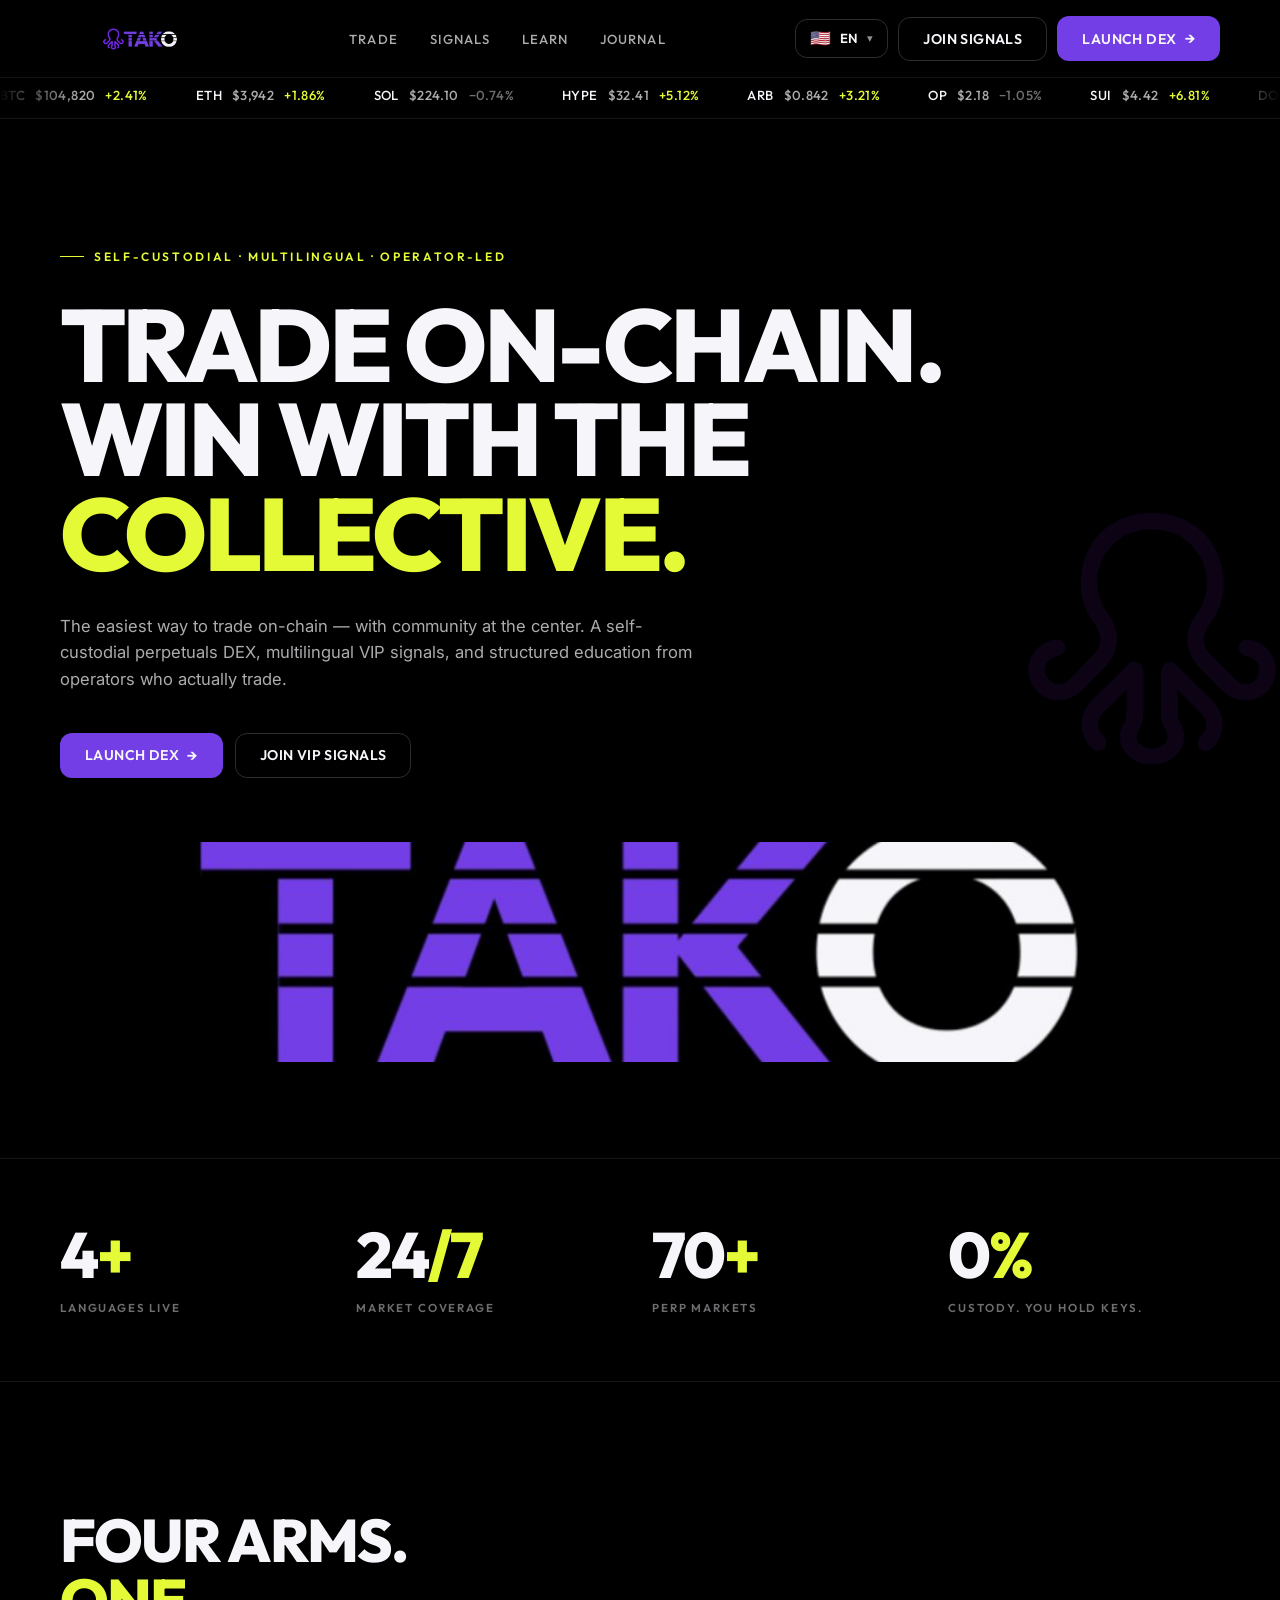
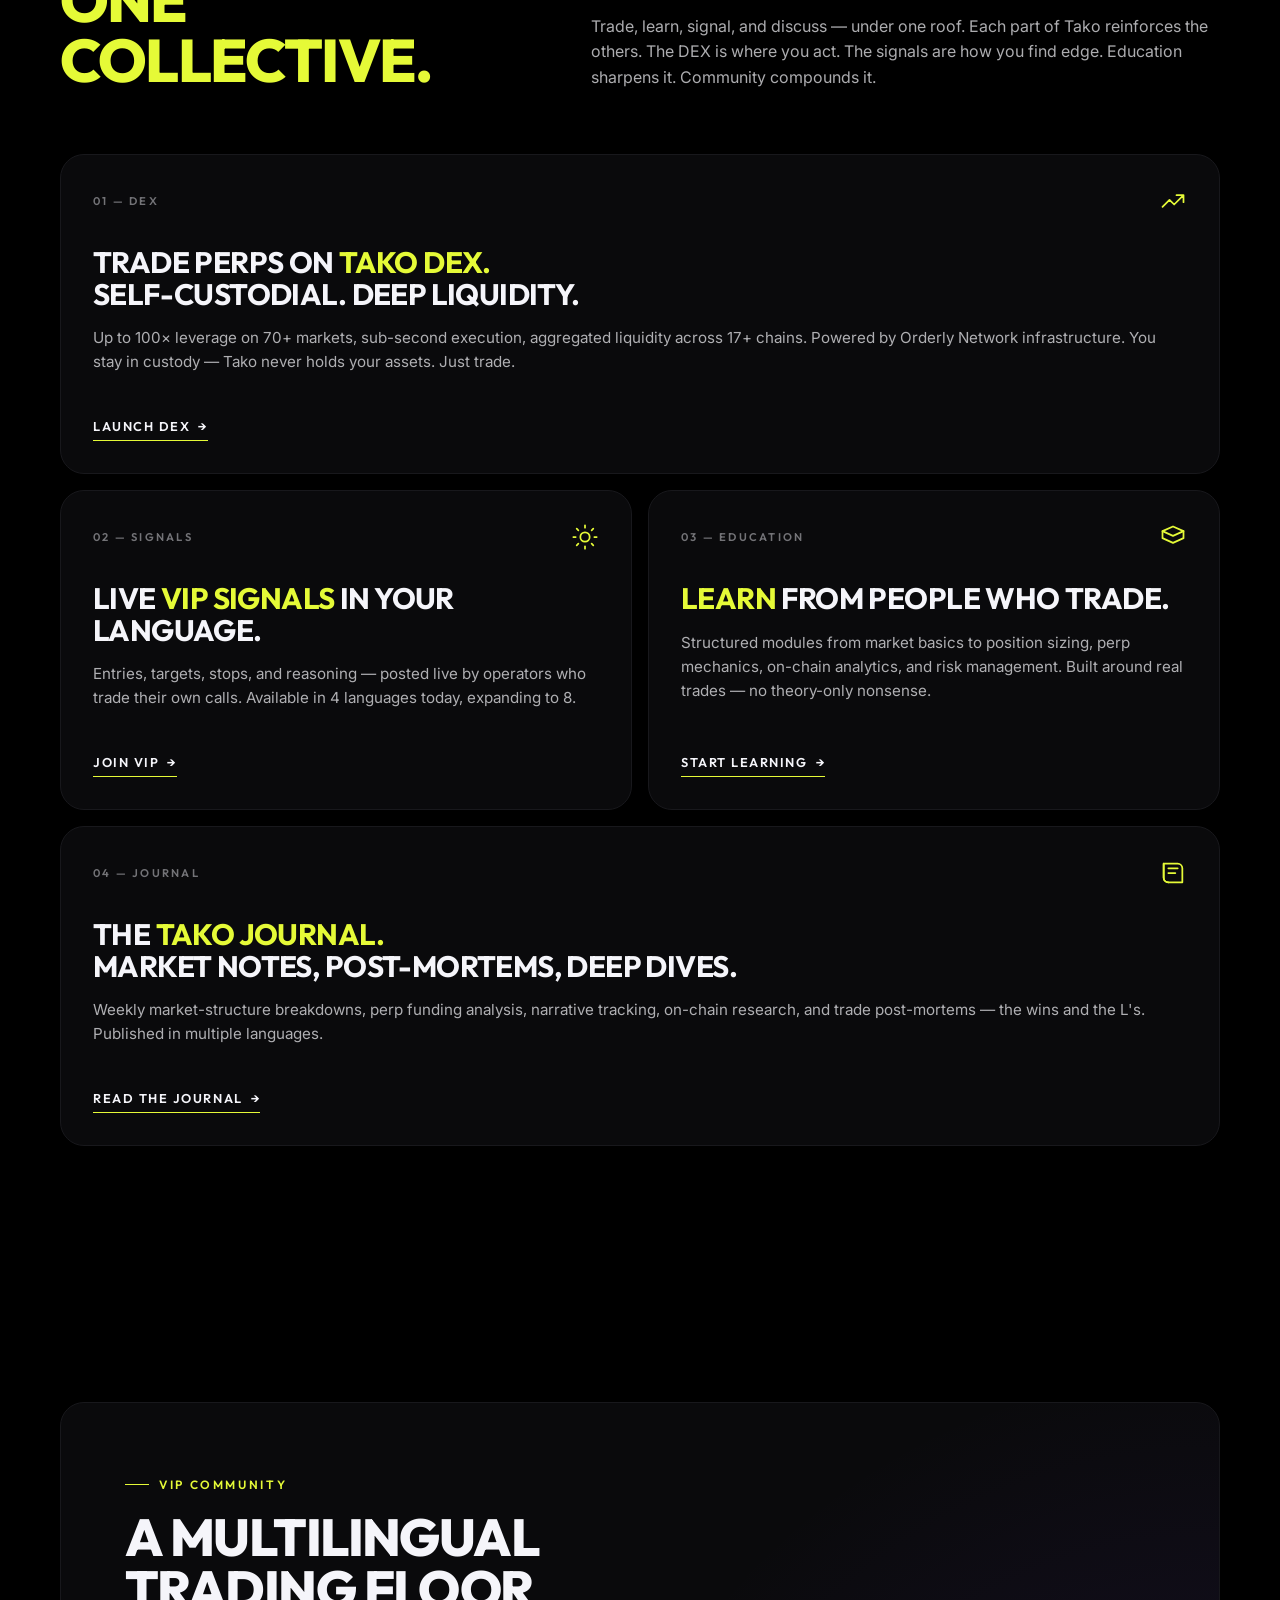
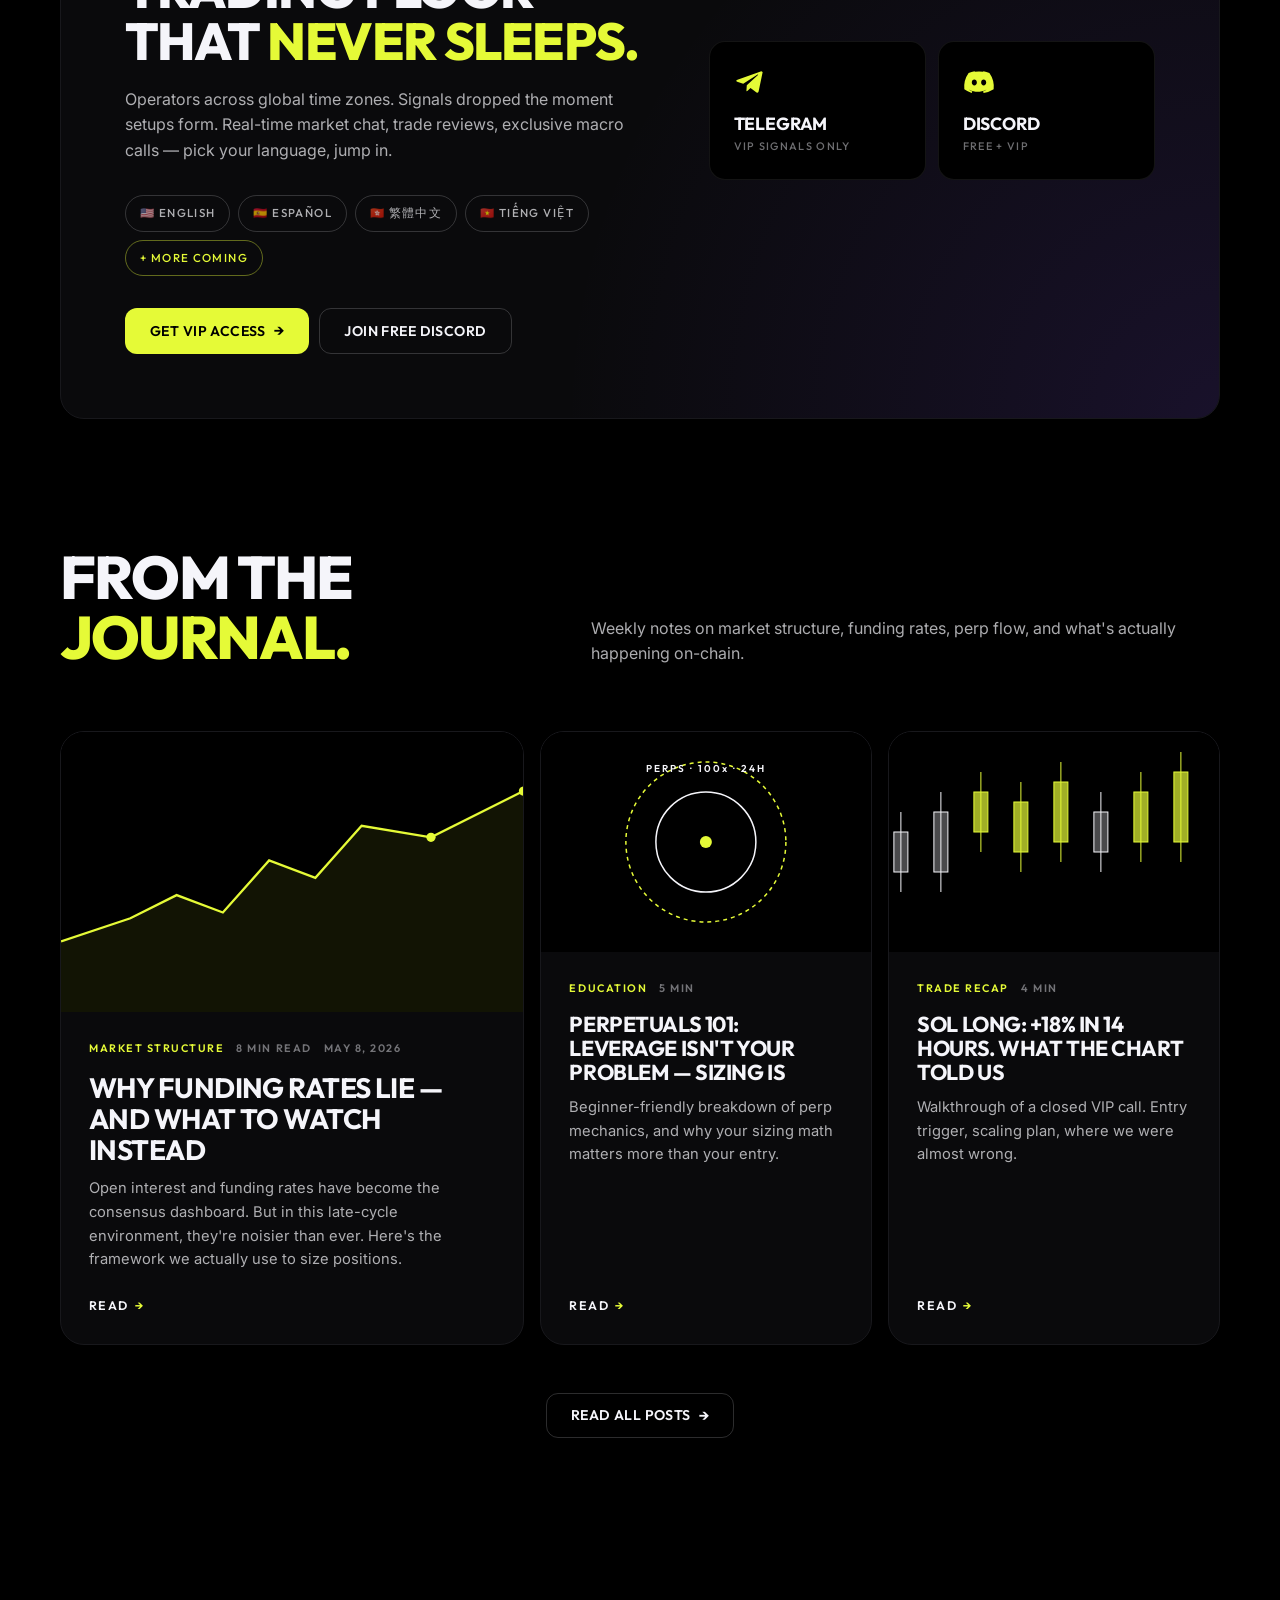
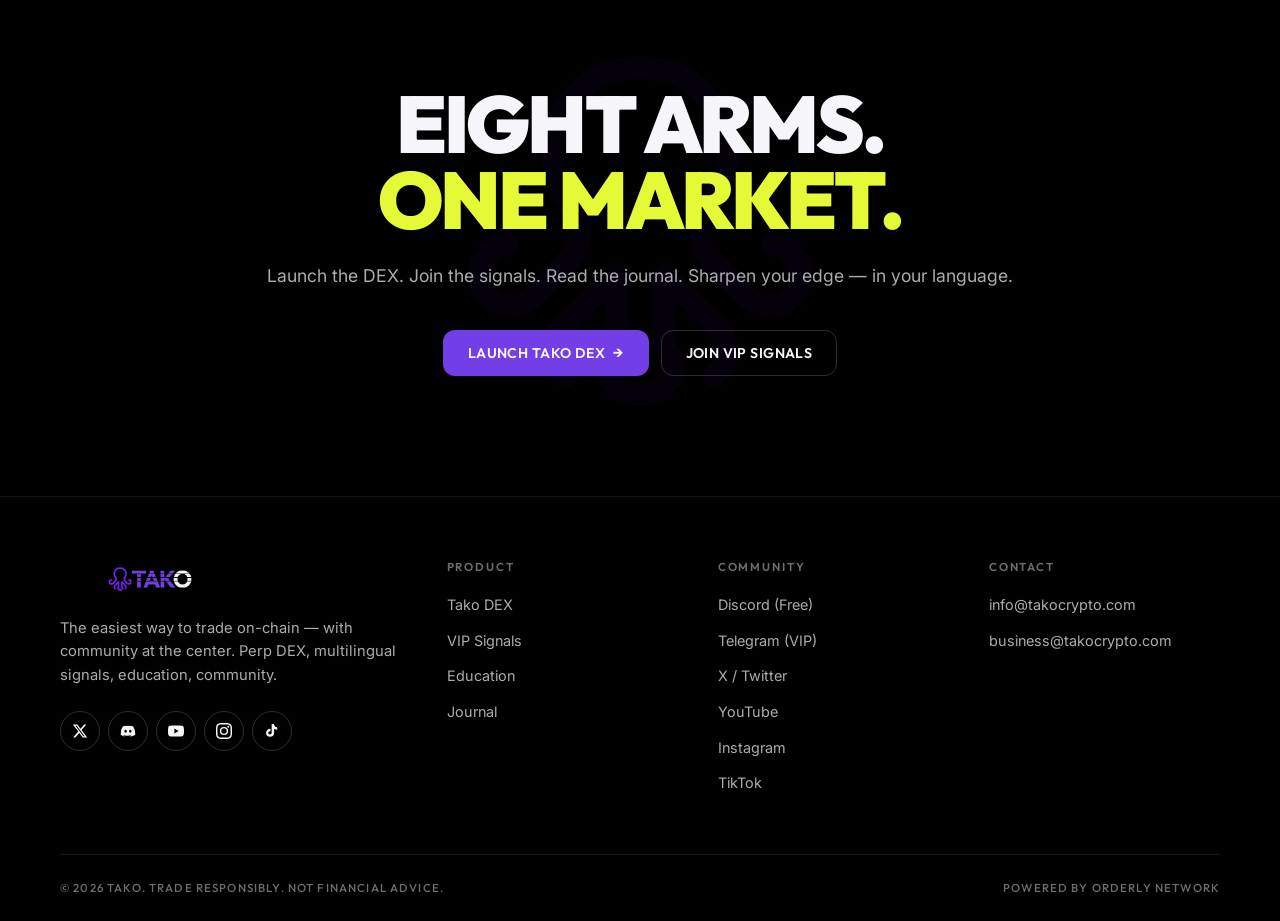
<file: tako-site/index.html>
<!doctype html>
<html lang="en">
<head>
<meta charset="utf-8">
<meta name="viewport" content="width=device-width, initial-scale=1">
<title data-i18n="meta.title">Tako — Trade On-Chain. Win With The Collective.</title>
<meta name="description" data-i18n-attr="content" data-i18n="meta.description" content="The easiest way to trade on-chain, with community at the center. Tako gives you a self-custodial perp DEX, multilingual VIP signals, and structured education — all in one place.">
<meta property="og:title" data-i18n-attr="content" data-i18n="meta.title" content="Tako — Trade On-Chain. Win With The Collective.">
<meta property="og:description" data-i18n-attr="content" data-i18n="meta.ogDescription" content="Self-custodial perp DEX, multilingual signals, education, community.">
<meta property="og:type" content="website">
<link rel="icon" type="image/png" href="assets/logos/octopus.png">
<link rel="stylesheet" href="assets/style.css">
</head>
<body>

<!-- ============== NAV ============== -->
<header class="nav">
  <div class="container nav__inner">
    <a href="/" class="nav__brand" aria-label="Tako home">
      <img src="assets/logos/lockup-dark.png" alt="Tako">
    </a>
    <nav>
      <ul class="nav__links">
        <li><a href="#trade" data-i18n="nav.trade">Trade</a></li>
        <li><a href="#signals" data-i18n="nav.signals">Signals</a></li>
        <li><a href="#learn" data-i18n="nav.learn">Learn</a></li>
        <li><a href="#journal" data-i18n="nav.journal">Journal</a></li>
      </ul>
    </nav>
    <div class="nav__cta">
      <!-- Language switcher -->
      <div class="lang-switcher">
        <button class="lang-switcher__btn" aria-label="Change language" aria-haspopup="true" aria-expanded="false">
          <span class="lang-switcher__flag" id="currentFlag">🇺🇸</span>
          <span class="lang-switcher__code" id="currentCode">EN</span>
          <span class="lang-switcher__caret">▾</span>
        </button>
        <ul class="lang-switcher__menu" role="menu">
          <li role="menuitem"><button data-lang="en"><span class="lang-flag">🇺🇸</span><span class="lang-label">English</span></button></li>
          <li role="menuitem"><button data-lang="es"><span class="lang-flag">🇪🇸</span><span class="lang-label">Español</span></button></li>
          <li role="menuitem"><button data-lang="zh"><span class="lang-flag">🇭🇰</span><span class="lang-label">繁體中文</span></button></li>
          <li role="menuitem"><button data-lang="vi"><span class="lang-flag">🇻🇳</span><span class="lang-label">Tiếng Việt</span></button></li>
        </ul>
      </div>
      <a href="https://upgrade.chat/takoden/upgrades" class="btn btn-secondary" target="_blank" rel="noopener" data-i18n="nav.joinSignals">Join Signals</a>
      <a href="https://takodex.com" class="btn btn-primary" target="_blank" rel="noopener">
        <span data-i18n="nav.launchDex">Launch DEX</span> <span class="btn-arrow">→</span>
      </a>
      <button class="nav__burger" aria-label="Menu" data-i18n="nav.menu">Menu</button>
    </div>
  </div>
</header>

<!-- ============== TICKER ============== -->
<div class="ticker" aria-hidden="true">
  <div class="ticker__track">
    <span class="ticker__item"><span class="ticker__symbol">BTC</span><span class="ticker__price">$104,820</span><span class="ticker__delta-up">+2.41%</span></span>
    <span class="ticker__item"><span class="ticker__symbol">ETH</span><span class="ticker__price">$3,942</span><span class="ticker__delta-up">+1.86%</span></span>
    <span class="ticker__item"><span class="ticker__symbol">SOL</span><span class="ticker__price">$224.10</span><span class="ticker__delta-down">−0.74%</span></span>
    <span class="ticker__item"><span class="ticker__symbol">HYPE</span><span class="ticker__price">$32.41</span><span class="ticker__delta-up">+5.12%</span></span>
    <span class="ticker__item"><span class="ticker__symbol">ARB</span><span class="ticker__price">$0.842</span><span class="ticker__delta-up">+3.21%</span></span>
    <span class="ticker__item"><span class="ticker__symbol">OP</span><span class="ticker__price">$2.18</span><span class="ticker__delta-down">−1.05%</span></span>
    <span class="ticker__item"><span class="ticker__symbol">SUI</span><span class="ticker__price">$4.42</span><span class="ticker__delta-up">+6.81%</span></span>
    <span class="ticker__item"><span class="ticker__symbol">DOGE</span><span class="ticker__price">$0.391</span><span class="ticker__delta-down">−0.92%</span></span>
    <span class="ticker__item"><span class="ticker__symbol">AVAX</span><span class="ticker__price">$48.21</span><span class="ticker__delta-up">+2.15%</span></span>
    <span class="ticker__item"><span class="ticker__symbol">LINK</span><span class="ticker__price">$24.10</span><span class="ticker__delta-up">+1.92%</span></span>
  </div>
</div>

<!-- ============== HERO ============== -->
<section class="hero">
  <img class="hero__octopus" src="assets/logos/octopus.png" alt="" aria-hidden="true">

  <div class="container">
    <div class="hero__inner">
      <div class="hero__eyebrow eyebrow" data-i18n="hero.eyebrow">Self-custodial · Multilingual · Operator-led</div>
      <h1 class="display hero__title">
        <span class="line" data-i18n="hero.line1">TRADE ON-CHAIN.</span>
        <span class="line" data-i18n="hero.line2">WIN WITH THE</span>
        <span class="line"><span class="accent" data-i18n="hero.line3">COLLECTIVE.</span></span>
      </h1>
      <p class="lead hero__lead" data-i18n="hero.lead">
        The easiest way to trade on-chain — with community at the center. A self-custodial perpetuals DEX, multilingual VIP signals, and structured education from operators who actually trade.
      </p>
      <div class="hero__cta">
        <a href="https://takodex.com" class="btn btn-primary" target="_blank" rel="noopener">
          <span data-i18n="hero.ctaPrimary">Launch DEX</span> <span class="btn-arrow">→</span>
        </a>
        <a href="https://upgrade.chat/takoden/upgrades" class="btn btn-secondary" target="_blank" rel="noopener" data-i18n="hero.ctaSecondary">Join VIP Signals</a>
      </div>
    </div>

    <div class="hero__wordmark">
      <img src="assets/logos/wordmark-dark.png" alt="TAKO" loading="lazy">
    </div>
  </div>
</section>

<!-- ============== STATS ============== -->
<section class="stats">
  <div class="container">
    <div class="stats__grid">
      <div class="stat reveal">
        <div class="stat__value">4<span class="unit">+</span></div>
        <div class="stat__label" data-i18n="stats.languages">Languages Live</div>
      </div>
      <div class="stat reveal">
        <div class="stat__value">24<span class="unit">/7</span></div>
        <div class="stat__label" data-i18n="stats.coverage">Market Coverage</div>
      </div>
      <div class="stat reveal">
        <div class="stat__value">70<span class="unit">+</span></div>
        <div class="stat__label" data-i18n="stats.markets">Perp Markets</div>
      </div>
      <div class="stat reveal">
        <div class="stat__value">0<span class="unit">%</span></div>
        <div class="stat__label" data-i18n="stats.custody">Custody. You hold keys.</div>
      </div>
    </div>
  </div>
</section>

<!-- ============== PILLARS ============== -->
<section class="section" id="trade">
  <div class="container">
    <div class="section-head reveal">
      <h2 class="section-head__title"><span data-i18n="pillars.headlineA">FOUR ARMS.</span><br><span class="accent" data-i18n="pillars.headlineB">ONE COLLECTIVE.</span></h2>
      <p class="section-head__lead" data-i18n="pillars.lead">
        Trade, learn, signal, and discuss — under one roof. Each part of Tako reinforces the others. The DEX is where you act. The signals are how you find edge. Education sharpens it. Community compounds it.
      </p>
    </div>

    <div class="pillars-grid">

      <article class="pillar pillar--wide reveal">
        <div class="pillar__head">
          <span class="pillar__num"><span data-i18n="pillars.dex.num">01 — DEX</span></span>
          <svg class="pillar__icon" viewBox="0 0 24 24"><path d="M3 17l6-6 4 4 8-8M21 7v6M21 7h-6"/></svg>
        </div>
        <h3 class="pillar__title" data-i18n="pillars.dex.title" data-i18n-html="true">TRADE PERPS ON <span class="accent">TAKO DEX.</span><br>SELF-CUSTODIAL. DEEP LIQUIDITY.</h3>
        <p class="pillar__body" data-i18n="pillars.dex.body">
          Up to 100× leverage on 70+ markets, sub-second execution, aggregated liquidity across 17+ chains. Powered by Orderly Network infrastructure. You stay in custody — Tako never holds your assets. Just trade.
        </p>
        <a href="https://takodex.com" class="btn-link pillar__link" target="_blank" rel="noopener"><span data-i18n="pillars.dex.cta">Launch DEX</span> →</a>
      </article>

      <article class="pillar reveal" id="signals">
        <div class="pillar__head">
          <span class="pillar__num"><span data-i18n="pillars.signals.num">02 — Signals</span></span>
          <svg class="pillar__icon" viewBox="0 0 24 24"><circle cx="12" cy="12" r="4"/><path d="M12 2v2M12 20v2M4.9 4.9l1.4 1.4M17.7 17.7l1.4 1.4M2 12h2M20 12h2M4.9 19.1l1.4-1.4M17.7 6.3l1.4-1.4"/></svg>
        </div>
        <h3 class="pillar__title" data-i18n="pillars.signals.title" data-i18n-html="true">LIVE <span class="accent">VIP SIGNALS</span> IN YOUR LANGUAGE.</h3>
        <p class="pillar__body" data-i18n="pillars.signals.body">
          Entries, targets, stops, and reasoning — posted live by operators who trade their own calls. Available in 4 languages today, expanding to 8.
        </p>
        <a href="https://upgrade.chat/takoden/upgrades" class="btn-link pillar__link" target="_blank" rel="noopener"><span data-i18n="pillars.signals.cta">Join VIP</span> →</a>
      </article>

      <article class="pillar reveal" id="learn">
        <div class="pillar__head">
          <span class="pillar__num"><span data-i18n="pillars.edu.num">03 — Education</span></span>
          <svg class="pillar__icon" viewBox="0 0 24 24"><path d="M3 7l9-4 9 4-9 4-9-4z"/><path d="M3 7v6l9 4 9-4V7"/></svg>
        </div>
        <h3 class="pillar__title" data-i18n="pillars.edu.title" data-i18n-html="true"><span class="accent">LEARN</span> FROM PEOPLE WHO TRADE.</h3>
        <p class="pillar__body" data-i18n="pillars.edu.body">
          Structured modules from market basics to position sizing, perp mechanics, on-chain analytics, and risk management. Built around real trades — no theory-only nonsense.
        </p>
        <a href="education.html" class="btn-link pillar__link"><span data-i18n="pillars.edu.cta">Start learning</span> →</a>
      </article>

      <article class="pillar pillar--wide reveal" id="journal">
        <div class="pillar__head">
          <span class="pillar__num"><span data-i18n="pillars.journal.num">04 — Journal</span></span>
          <svg class="pillar__icon" viewBox="0 0 24 24"><path d="M4 4h12a4 4 0 0 1 4 4v12H8a4 4 0 0 1-4-4V4z"/><path d="M4 4v12a4 4 0 0 0 4 4"/><path d="M8 8h8M8 12h6"/></svg>
        </div>
        <h3 class="pillar__title" data-i18n="pillars.journal.title" data-i18n-html="true">THE <span class="accent">TAKO JOURNAL.</span><br>MARKET NOTES, POST-MORTEMS, DEEP DIVES.</h3>
        <p class="pillar__body" data-i18n="pillars.journal.body">
          Weekly market-structure breakdowns, perp funding analysis, narrative tracking, on-chain research, and trade post-mortems — the wins and the L's. Published in multiple languages.
        </p>
        <a href="blog.html" class="btn-link pillar__link"><span data-i18n="pillars.journal.cta">Read the Journal</span> →</a>
      </article>

    </div>
  </div>
</section>

<!-- ============== COMMUNITY ============== -->
<section class="section" id="join">
  <div class="container">
    <div class="community-card">
      <div class="community-card__inner">
        <div>
          <div class="eyebrow" data-i18n="community.eyebrow">VIP Community</div>
          <h2 class="community__title" data-i18n="community.title" data-i18n-html="true">A MULTILINGUAL TRADING FLOOR THAT <span class="accent">NEVER SLEEPS.</span></h2>
          <p class="community__lead" data-i18n="community.lead">
            Operators across global time zones. Signals dropped the moment setups form. Real-time market chat, trade reviews, exclusive macro calls — pick your language, jump in.
          </p>
          <div class="lang-chips">
            <span class="lang-chip">🇺🇸 English</span>
            <span class="lang-chip">🇪🇸 Español</span>
            <span class="lang-chip">🇭🇰 繁體中文</span>
            <span class="lang-chip">🇻🇳 Tiếng Việt</span>
            <span class="lang-chip" style="color: var(--yellow); border-color: var(--yellow-dim);" data-i18n="community.moreComing">+ More coming</span>
          </div>
          <div class="community__cta">
            <a href="https://upgrade.chat/takoden/upgrades" class="btn btn-yellow" target="_blank" rel="noopener"><span data-i18n="community.ctaPrimary">Get VIP Access</span> <span class="btn-arrow">→</span></a>
            <a href="https://discord.gg/CjTGnr7c5G" class="btn btn-secondary" target="_blank" rel="noopener" data-i18n="community.ctaSecondary">Join Free Discord</a>
          </div>
        </div>

        <div class="platforms">
          <a href="https://upgrade.chat/takoden/upgrades" class="platform" target="_blank" rel="noopener">
            <svg class="platform__icon" viewBox="0 0 24 24"><path d="M21.5 4.5L18.5 19c-.2 1-.8 1.3-1.6.8l-4.5-3.3-2.2 2.1c-.2.2-.4.4-.9.4l.3-4.6 8.4-7.6c.4-.3-.1-.5-.6-.2L6.9 13.3l-4.5-1.4c-1-.3-1-1 .2-1.5L20 4.1c.8-.3 1.5.2 1.5 1.4z"/></svg>
            <div>
              <div class="platform__name">Telegram</div>
              <div class="platform__meta" data-i18n="community.telegramMeta">VIP signals only</div>
            </div>
          </a>
          <a href="https://discord.gg/CjTGnr7c5G" class="platform" target="_blank" rel="noopener">
            <svg class="platform__icon" viewBox="0 0 24 24"><path d="M19.8 5.3A18 18 0 0 0 15.3 4l-.2.4a16 16 0 0 0-6.2 0L8.7 4A18 18 0 0 0 4.2 5.3 18 18 0 0 0 1 17.5a18 18 0 0 0 5.5 2.7l.5-1c-1-.4-1.7-.8-2.5-1.3l.2-.1c2 1 4.3 1.5 6.3 1.5 2 0 4.3-.4 6.3-1.5l.2.1c-.8.5-1.5.9-2.5 1.3l.5 1A18 18 0 0 0 23 17.5a18 18 0 0 0-3.2-12.2zM8.5 14.6c-1 0-1.9-1-1.9-2.2 0-1.2.8-2.2 1.9-2.2 1 0 1.9 1 1.9 2.2 0 1.2-.8 2.2-1.9 2.2zm7 0c-1 0-1.9-1-1.9-2.2 0-1.2.8-2.2 1.9-2.2 1 0 1.9 1 1.9 2.2 0 1.2-.8 2.2-1.9 2.2z"/></svg>
            <div>
              <div class="platform__name">Discord</div>
              <div class="platform__meta" data-i18n="community.discordMeta">Free + VIP</div>
            </div>
          </a>
        </div>
      </div>
    </div>
  </div>
</section>

<!-- ============== JOURNAL TEASER ============== -->
<section class="section" style="padding-top: 0;">
  <div class="container">
    <div class="section-head reveal">
      <h2 class="section-head__title"><span data-i18n="journalTeaser.headA">FROM THE</span> <span class="accent" data-i18n="journalTeaser.headB">JOURNAL.</span></h2>
      <p class="section-head__lead" data-i18n="journalTeaser.lead">Weekly notes on market structure, funding rates, perp flow, and what's actually happening on-chain.</p>
    </div>

    <div class="journal-grid">

      <article class="article article--feature reveal">
        <div class="article__thumb">
          <svg viewBox="0 0 400 280" preserveAspectRatio="xMidYMid slice">
            <rect width="400" height="280" fill="#000000"/>
            <path d="M0 200 L 60 180 L 100 160 L 140 175 L 180 130 L 220 145 L 260 100 L 320 110 L 400 70" stroke="#e5fa37" stroke-width="2" fill="none"/>
            <path d="M0 200 L 60 180 L 100 160 L 140 175 L 180 130 L 220 145 L 260 100 L 320 110 L 400 70 L 400 280 L 0 280 Z" fill="#e5fa37" fill-opacity="0.08"/>
            <circle cx="320" cy="110" r="4" fill="#e5fa37"/>
            <circle cx="400" cy="70" r="4" fill="#e5fa37"/>
          </svg>
        </div>
        <div class="article__body">
          <div class="article__meta">
            <span class="article__tag" data-i18n="articles.a1.tag">Market Structure</span>
            <span data-i18n="articles.a1.readtime">8 min read</span>
            <span data-i18n="articles.a1.date">May 8, 2026</span>
          </div>
          <h3 class="article__title" data-i18n="articles.a1.title">Why Funding Rates Lie — And What To Watch Instead</h3>
          <p class="article__excerpt" data-i18n="articles.a1.excerpt">Open interest and funding rates have become the consensus dashboard. But in this late-cycle environment, they're noisier than ever. Here's the framework we actually use to size positions.</p>
          <a href="post.html" class="article__read" data-i18n="articles.read">Read</a>
        </div>
      </article>

      <article class="article reveal">
        <div class="article__thumb">
          <svg viewBox="0 0 400 220" preserveAspectRatio="xMidYMid slice">
            <rect width="400" height="220" fill="#000000"/>
            <circle cx="200" cy="110" r="80" fill="none" stroke="#e5fa37" stroke-width="1.5" stroke-dasharray="4 4"/>
            <circle cx="200" cy="110" r="50" fill="none" stroke="#f5f5fa" stroke-width="1.5"/>
            <circle cx="200" cy="110" r="6" fill="#e5fa37"/>
            <text x="200" y="40" text-anchor="middle" fill="#f5f5fa" font-family="Outfit, sans-serif" font-size="10" font-weight="600" letter-spacing="2">PERPS · 100x · 24H</text>
          </svg>
        </div>
        <div class="article__body">
          <div class="article__meta">
            <span class="article__tag" data-i18n="articles.a2.tag">Education</span>
            <span data-i18n="articles.a2.readtime">5 min</span>
          </div>
          <h3 class="article__title" data-i18n="articles.a2.title">Perpetuals 101: Leverage Isn't Your Problem — Sizing Is</h3>
          <p class="article__excerpt" data-i18n="articles.a2.excerpt">Beginner-friendly breakdown of perp mechanics, and why your sizing math matters more than your entry.</p>
          <a href="post.html" class="article__read" data-i18n="articles.read">Read</a>
        </div>
      </article>

      <article class="article reveal">
        <div class="article__thumb">
          <svg viewBox="0 0 400 220" preserveAspectRatio="xMidYMid slice">
            <rect width="400" height="220" fill="#000000"/>
            <g stroke-width="1" fill="none">
              <rect x="40" y="100" width="14" height="40" stroke="#f5f5fa" fill="#f5f5fa" fill-opacity="0.3"/>
              <line x1="47" y1="80" x2="47" y2="160" stroke="#f5f5fa"/>
              <rect x="80" y="80" width="14" height="60" stroke="#f5f5fa" fill="#f5f5fa" fill-opacity="0.3"/>
              <line x1="87" y1="60" x2="87" y2="160" stroke="#f5f5fa"/>
              <rect x="120" y="60" width="14" height="40" stroke="#e5fa37" fill="#e5fa37" fill-opacity="0.7"/>
              <line x1="127" y1="40" x2="127" y2="120" stroke="#e5fa37"/>
              <rect x="160" y="70" width="14" height="50" stroke="#e5fa37" fill="#e5fa37" fill-opacity="0.7"/>
              <line x1="167" y1="50" x2="167" y2="140" stroke="#e5fa37"/>
              <rect x="200" y="50" width="14" height="60" stroke="#e5fa37" fill="#e5fa37" fill-opacity="0.7"/>
              <line x1="207" y1="30" x2="207" y2="130" stroke="#e5fa37"/>
              <rect x="240" y="80" width="14" height="40" stroke="#f5f5fa" fill="#f5f5fa" fill-opacity="0.3"/>
              <line x1="247" y1="60" x2="247" y2="140" stroke="#f5f5fa"/>
              <rect x="280" y="60" width="14" height="50" stroke="#e5fa37" fill="#e5fa37" fill-opacity="0.7"/>
              <line x1="287" y1="40" x2="287" y2="130" stroke="#e5fa37"/>
              <rect x="320" y="40" width="14" height="70" stroke="#e5fa37" fill="#e5fa37" fill-opacity="0.7"/>
              <line x1="327" y1="20" x2="327" y2="130" stroke="#e5fa37"/>
            </g>
          </svg>
        </div>
        <div class="article__body">
          <div class="article__meta">
            <span class="article__tag" data-i18n="articles.a3.tag">Trade Recap</span>
            <span data-i18n="articles.a3.readtime">4 min</span>
          </div>
          <h3 class="article__title" data-i18n="articles.a3.title">SOL Long: +18% In 14 Hours. What The Chart Told Us</h3>
          <p class="article__excerpt" data-i18n="articles.a3.excerpt">Walkthrough of a closed VIP call. Entry trigger, scaling plan, where we were almost wrong.</p>
          <a href="post.html" class="article__read" data-i18n="articles.read">Read</a>
        </div>
      </article>

    </div>

    <div class="center-cta">
      <a href="blog.html" class="btn btn-secondary"><span data-i18n="journalTeaser.cta">Read all posts</span> <span class="btn-arrow">→</span></a>
    </div>
  </div>
</section>

<!-- ============== CTA STRIPE ============== -->
<section class="cta-stripe">
  <div class="cta-stripe__bg">
    <img src="assets/logos/octopus.png" alt="" aria-hidden="true">
  </div>
  <div class="container">
    <div class="cta-stripe__inner reveal">
      <h2 class="cta-stripe__title"><span data-i18n="ctaStripe.headA">EIGHT ARMS.</span><br><span class="accent" data-i18n="ctaStripe.headB">ONE MARKET.</span></h2>
      <p class="cta-stripe__lead" data-i18n="ctaStripe.lead">
        Launch the DEX. Join the signals. Read the journal. Sharpen your edge — in your language.
      </p>
      <div class="cta-stripe__buttons">
        <a href="https://takodex.com" class="btn btn-primary" target="_blank" rel="noopener">
          <span data-i18n="ctaStripe.ctaPrimary">Launch Tako DEX</span> <span class="btn-arrow">→</span>
        </a>
        <a href="https://upgrade.chat/takoden/upgrades" class="btn btn-secondary" target="_blank" rel="noopener" data-i18n="ctaStripe.ctaSecondary">Join VIP Signals</a>
      </div>
    </div>
  </div>
</section>

<!-- ============== FOOTER ============== -->
<footer class="footer">
  <div class="container">
    <div class="footer__grid">
      <div class="footer__brand">
        <img src="assets/logos/lockup-dark.png" alt="Tako">
        <p class="footer__tagline" data-i18n="footer.tagline">The easiest way to trade on-chain — with community at the center. Perp DEX, multilingual signals, education, community.</p>
        <div class="socials">
          <a href="https://x.com/takotrading" target="_blank" rel="noopener" aria-label="X / Twitter"><svg viewBox="0 0 24 24" fill="currentColor"><path d="M18.244 2.25h3.308l-7.227 8.26 8.502 11.24H16.17l-5.214-6.817L4.99 21.75H1.68l7.73-8.835L1.254 2.25H8.08l4.713 6.231zm-1.161 17.52h1.833L7.084 4.126H5.117z"/></svg></a>
          <a href="https://discord.gg/CjTGnr7c5G" target="_blank" rel="noopener" aria-label="Discord"><svg viewBox="0 0 24 24" fill="currentColor"><path d="M19.8 5.3A18 18 0 0 0 15.3 4l-.2.4a16 16 0 0 0-6.2 0L8.7 4A18 18 0 0 0 4.2 5.3 18 18 0 0 0 1 17.5a18 18 0 0 0 5.5 2.7l.5-1c-1-.4-1.7-.8-2.5-1.3l.2-.1c2 1 4.3 1.5 6.3 1.5 2 0 4.3-.4 6.3-1.5l.2.1c-.8.5-1.5.9-2.5 1.3l.5 1A18 18 0 0 0 23 17.5a18 18 0 0 0-3.2-12.2zM8.5 14.6c-1 0-1.9-1-1.9-2.2 0-1.2.8-2.2 1.9-2.2 1 0 1.9 1 1.9 2.2 0 1.2-.8 2.2-1.9 2.2zm7 0c-1 0-1.9-1-1.9-2.2 0-1.2.8-2.2 1.9-2.2 1 0 1.9 1 1.9 2.2 0 1.2-.8 2.2-1.9 2.2z"/></svg></a>
          <a href="https://youtube.com/@takotrading" target="_blank" rel="noopener" aria-label="YouTube"><svg viewBox="0 0 24 24" fill="currentColor"><path d="M23.5 6.2c-.3-1-1-1.8-2-2C19.6 3.6 12 3.6 12 3.6s-7.6 0-9.5.6c-1 .2-1.8 1-2 2C0 8.2 0 12 0 12s0 3.8.5 5.8c.2 1 1 1.8 2 2 1.9.6 9.5.6 9.5.6s7.6 0 9.5-.6c1-.2 1.7-1 2-2 .5-2 .5-5.8.5-5.8s0-3.8-.5-5.8zM9.6 15.6V8.4l6.4 3.6-6.4 3.6z"/></svg></a>
          <a href="https://instagram.com/takotrading" target="_blank" rel="noopener" aria-label="Instagram"><svg viewBox="0 0 24 24" fill="currentColor"><path d="M12 2.2c3.2 0 3.6 0 4.85.07 1.17.05 1.8.25 2.23.42.56.21.96.47 1.38.89.42.42.68.82.89 1.38.16.42.36 1.06.42 2.23.06 1.25.07 1.63.07 4.81s0 3.56-.07 4.81c-.05 1.17-.25 1.8-.42 2.23-.21.56-.47.96-.89 1.38-.42.42-.82.68-1.38.89-.42.16-1.06.36-2.23.42-1.25.06-1.63.07-4.81.07s-3.56 0-4.81-.07c-1.17-.05-1.8-.25-2.23-.42-.56-.21-.96-.47-1.38-.89-.42-.42-.68-.82-.89-1.38-.16-.42-.36-1.06-.42-2.23C2.27 15.59 2.2 15.21 2.2 12s0-3.56.07-4.81c.05-1.17.25-1.8.42-2.23.21-.56.47-.96.89-1.38.42-.42.82-.68 1.38-.89.42-.16 1.06-.36 2.23-.42C8.44 2.21 8.81 2.2 12 2.2zM12 0C8.74 0 8.33 0 7.05.07 5.78.13 4.9.33 4.14.63c-.79.3-1.46.72-2.13 1.39C1.34 2.68.93 3.35.63 4.14.33 4.9.13 5.78.07 7.05.01 8.33 0 8.74 0 12s.01 3.67.07 4.95c.06 1.27.26 2.15.56 2.91.3.79.72 1.46 1.38 2.13.67.66 1.34 1.08 2.13 1.38.76.3 1.64.5 2.91.56C8.33 23.99 8.74 24 12 24s3.67-.01 4.95-.07c1.27-.06 2.15-.26 2.91-.56.79-.3 1.46-.72 2.13-1.38.66-.67 1.08-1.34 1.38-2.13.3-.76.5-1.64.56-2.91.06-1.28.07-1.69.07-4.95s-.01-3.67-.07-4.95c-.06-1.27-.26-2.15-.56-2.91-.3-.79-.72-1.46-1.38-2.13-.67-.66-1.34-1.08-2.13-1.38-.76-.3-1.64-.5-2.91-.56C15.67.01 15.26 0 12 0zm0 5.84a6.16 6.16 0 1 0 0 12.32 6.16 6.16 0 0 0 0-12.32zm0 10.16a4 4 0 1 1 0-8 4 4 0 0 1 0 8zm6.41-11.85a1.44 1.44 0 1 0 0 2.88 1.44 1.44 0 0 0 0-2.88z"/></svg></a>
          <a href="https://tiktok.com/@takotrading" target="_blank" rel="noopener" aria-label="TikTok"><svg viewBox="0 0 24 24" fill="currentColor"><path d="M19.6 6.3a4.8 4.8 0 0 1-3-1.2 4.7 4.7 0 0 1-1.7-3.5h-3.4v13.2a2.6 2.6 0 0 1-2.6 2.6 2.6 2.6 0 0 1-2.6-2.6 2.6 2.6 0 0 1 2.6-2.6c.3 0 .5 0 .8.1V8.8a6 6 0 0 0-6.6 6 6 6 0 0 0 6 6 6 6 0 0 0 6-6V8.7a8.1 8.1 0 0 0 4.7 1.5V6.8a4.6 4.6 0 0 1-.2-.5z"/></svg></a>
        </div>
      </div>
      <div class="footer__col">
        <h4 data-i18n="footer.colProduct">Product</h4>
        <ul>
          <li><a href="https://takodex.com" target="_blank" rel="noopener">Tako DEX</a></li>
          <li><a href="https://upgrade.chat/takoden/upgrades" target="_blank" rel="noopener" data-i18n="footer.linkSignals">VIP Signals</a></li>
          <li><a href="education.html" data-i18n="footer.linkEducation">Education</a></li>
          <li><a href="blog.html" data-i18n="footer.linkJournal">Journal</a></li>
        </ul>
      </div>
      <div class="footer__col">
        <h4 data-i18n="footer.colCommunity">Community</h4>
        <ul>
          <li><a href="https://discord.gg/CjTGnr7c5G" target="_blank" rel="noopener" data-i18n="footer.linkDiscord">Discord (Free)</a></li>
          <li><a href="https://upgrade.chat/takoden/upgrades" target="_blank" rel="noopener" data-i18n="footer.linkTelegram">Telegram (VIP)</a></li>
          <li><a href="https://x.com/takotrading" target="_blank" rel="noopener">X / Twitter</a></li>
          <li><a href="https://youtube.com/@takotrading" target="_blank" rel="noopener">YouTube</a></li>
          <li><a href="https://instagram.com/takotrading" target="_blank" rel="noopener">Instagram</a></li>
          <li><a href="https://tiktok.com/@takotrading" target="_blank" rel="noopener">TikTok</a></li>
        </ul>
      </div>
      <div class="footer__col">
        <h4 data-i18n="footer.colContact">Contact</h4>
        <ul>
          <li><a href="mailto:info@takocrypto.com">info@takocrypto.com</a></li>
          <li><a href="mailto:business@takocrypto.com">business@takocrypto.com</a></li>
        </ul>
      </div>
    </div>
    <div class="footer__bottom">
      <div data-i18n="footer.copyright">© 2026 Tako. Trade responsibly. Not financial advice.</div>
      <div data-i18n="footer.poweredBy">Powered by Orderly Network</div>
    </div>
  </div>
</footer>

<script src="assets/i18n.js"></script>
<script src="assets/script.js"></script>
</body>
</html>
</file>
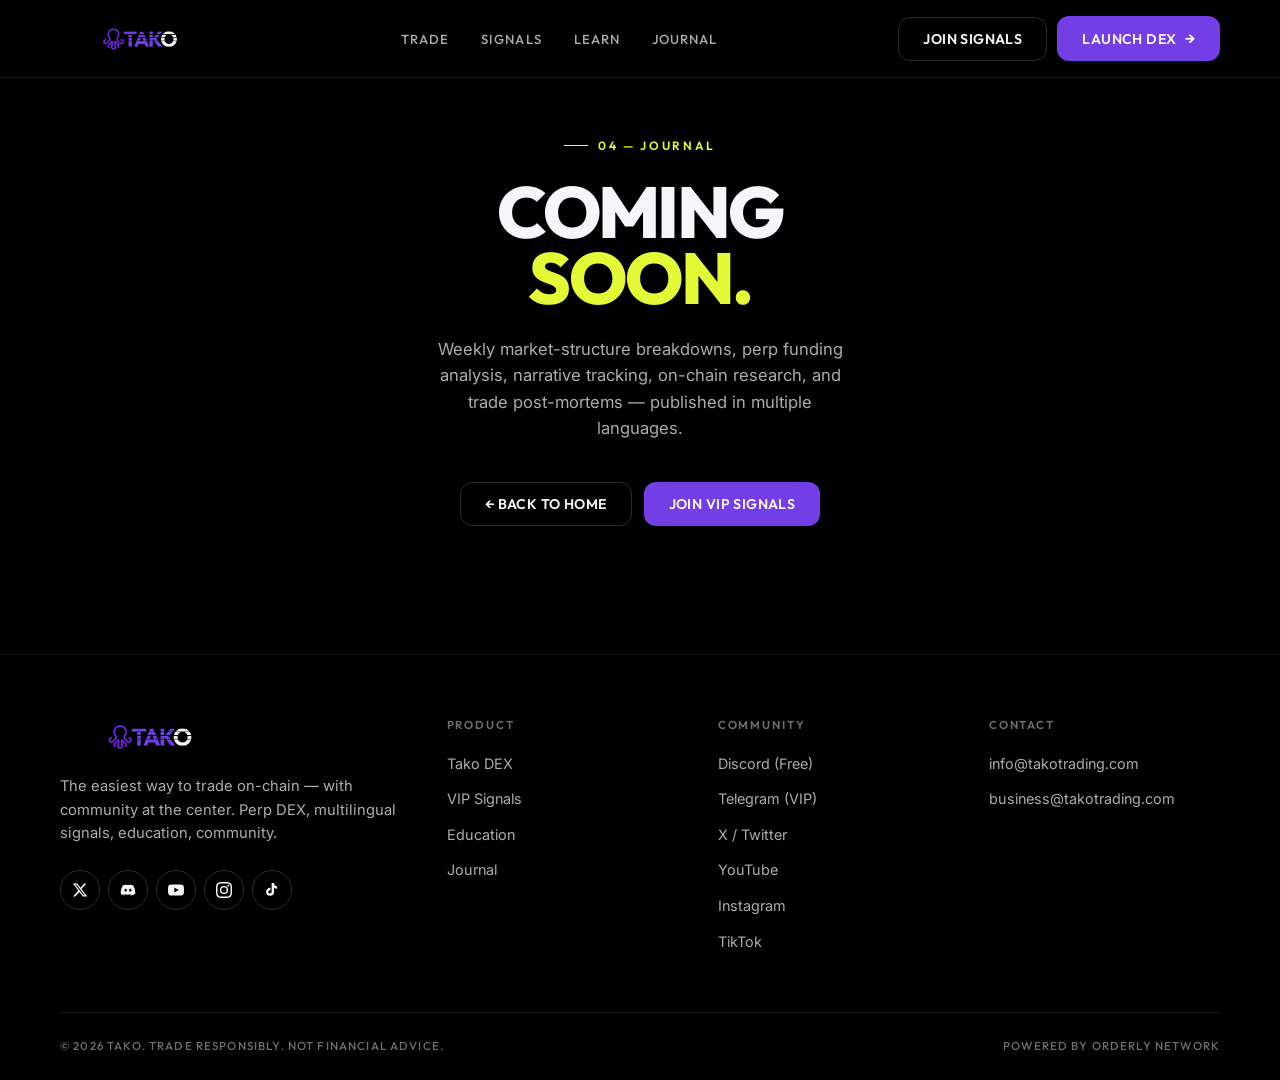
<file: tako-site/blog.html>
<!doctype html>
<html lang="en">
<head>
<meta charset="utf-8">
<meta name="viewport" content="width=device-width, initial-scale=1">
<title>Journal • Tako — Coming Soon</title>
<meta name="description" content="Weekly market notes, post-mortems and deep dives. Coming soon.">
<link rel="icon" type="image/png" href="assets/logos/octopus.png">
<link rel="stylesheet" href="assets/style.css">
</head>
<body>

<!-- NAV -->
<header class="nav">
  <div class="container nav__inner">
    <a href="index.html" class="nav__brand" aria-label="Tako home">
      <img src="assets/logos/lockup-dark.png" alt="Tako">
    </a>
    <nav>
      <ul class="nav__links">
        <li><a href="index.html#trade">Trade</a></li>
        <li><a href="index.html#signals">Signals</a></li>
        <li><a href="index.html#learn">Learn</a></li>
        <li><a href="#journal">Journal</a></li>
      </ul>
    </nav>
    <div class="nav__cta">
      <a href="https://upgrade.chat/takoden/upgrades" class="btn btn-secondary" target="_blank" rel="noopener">Join Signals</a>
      <a href="https://takodex.com" class="btn btn-primary" target="_blank" rel="noopener">
        Launch DEX <span class="btn-arrow">→</span>
      </a>
      <button class="nav__burger" aria-label="Menu">Menu</button>
    </div>
  </div>
</header>

<!-- COMING SOON -->
<section class="section" style="min-height: 70vh; display: flex; align-items: center; justify-content: center; text-align: center;">
  <div class="container">
    <div style="max-width: 620px; margin: 0 auto;">
      <div class="eyebrow" style="justify-content: center; margin-bottom: 24px;">04 — JOURNAL</div>
      <h1 class="display" style="font-size: clamp(2.5rem, 7vw, 4.5rem); margin-bottom: 24px;">
        COMING<br><span class="accent">SOON.</span>
      </h1>
      <p class="lead" style="max-width: 420px; margin: 0 auto 40px;">
        Weekly market-structure breakdowns, perp funding analysis, narrative tracking, on-chain research, and trade post-mortems — published in multiple languages.
      </p>
      <div style="display: flex; gap: 12px; justify-content: center; flex-wrap: wrap;">
        <a href="index.html" class="btn btn-secondary">← Back to Home</a>
        <a href="https://upgrade.chat/takoden/upgrades" class="btn btn-primary" target="_blank" rel="noopener">Join VIP Signals</a>
      </div>
    </div>
  </div>
</section>

<!-- FOOTER -->
<footer class="footer">
  <div class="container">
    <div class="footer__grid">
      <div class="footer__brand">
        <img src="assets/logos/lockup-dark.png" alt="Tako">
        <p class="footer__tagline">The easiest way to trade on-chain — with community at the center. Perp DEX, multilingual signals, education, community.</p>
        <div class="socials">
          <a href="https://x.com/takotrading" target="_blank" rel="noopener" aria-label="X / Twitter"><svg viewBox="0 0 24 24" fill="currentColor"><path d="M18.244 2.25h3.308l-7.227 8.26 8.502 11.24H16.17l-5.214-6.817L4.99 21.75H1.68l7.73-8.835L1.254 2.25H8.08l4.713 6.231zm-1.161 17.52h1.833L7.084 4.126H5.117z"/></svg></a>
          <a href="https://discord.gg/CjTGnr7c5G" target="_blank" rel="noopener" aria-label="Discord"><svg viewBox="0 0 24 24" fill="currentColor"><path d="M19.8 5.3A18 18 0 0 0 15.3 4l-.2.4a16 16 0 0 0-6.2 0L8.7 4A18 18 0 0 0 4.2 5.3 18 18 0 0 0 1 17.5a18 18 0 0 0 5.5 2.7l.5-1c-1-.4-1.7-.8-2.5-1.3l.2-.1c2 1 4.3 1.5 6.3 1.5 2 0 4.3-.4 6.3-1.5l.2.1c-.8.5-1.5.9-2.5 1.3l.5 1A18 18 0 0 0 23 17.5a18 18 0 0 0-3.2-12.2zM8.5 14.6c-1 0-1.9-1-1.9-2.2 0-1.2.8-2.2 1.9-2.2 1 0 1.9 1 1.9 2.2 0 1.2-.8 2.2-1.9 2.2zm7 0c-1 0-1.9-1-1.9-2.2 0-1.2.8-2.2 1.9-2.2 1 0 1.9 1 1.9 2.2 0 1.2-.8 2.2-1.9 2.2z"/></svg></a>
          <a href="https://youtube.com/@takotrading" target="_blank" rel="noopener" aria-label="YouTube"><svg viewBox="0 0 24 24" fill="currentColor"><path d="M23.5 6.2c-.3-1-1-1.8-2-2C19.6 3.6 12 3.6 12 3.6s-7.6 0-9.5.6c-1 .2-1.8 1-2 2C0 8.2 0 12 0 12s0 3.8.5 5.8c.2 1 1 1.8 2 2 1.9.6 9.5.6 9.5.6s7.6 0 9.5-.6c1-.2 1.7-1 2-2 .5-2 .5-5.8.5-5.8s0-3.8-.5-5.8zM9.6 15.6V8.4l6.4 3.6-6.4 3.6z"/></svg></a>
          <a href="https://instagram.com/takotrading" target="_blank" rel="noopener" aria-label="Instagram"><svg viewBox="0 0 24 24" fill="currentColor"><path d="M12 2.2c3.2 0 3.6 0 4.85.07 1.17.05 1.8.25 2.23.42.56.21.96.47 1.38.89.42.42.68.82.89 1.38.16.42.36 1.06.42 2.23.06 1.25.07 1.63.07 4.81s0 3.56-.07 4.81c-.05 1.17-.25 1.8-.42 2.23-.21.56-.47.96-.89 1.38-.42.42-.82.68-1.38.89-.42.16-1.06.36-2.23.42-1.25.06-1.63.07-4.81.07s-3.56 0-4.81-.07c-1.17-.05-1.8-.25-2.23-.42-.56-.21-.96-.47-1.38-.89-.42-.42-.68-.82-.89-1.38-.16-.42-.36-1.06-.42-2.23C2.27 15.59 2.2 15.21 2.2 12s0-3.56.07-4.81c.05-1.17.25-1.8.42-2.23.21-.56.47-.96.89-1.38.42-.42.82-.68 1.38-.89.42-.16 1.06-.36 2.23-.42C8.44 2.21 8.81 2.2 12 2.2zM12 0C8.74 0 8.33 0 7.05.07 5.78.13 4.9.33 4.14.63c-.79.3-1.46.72-2.13 1.39C1.34 2.68.93 3.35.63 4.14.33 4.9.13 5.78.07 7.05.01 8.33 0 8.74 0 12s.01 3.67.07 4.95c.06 1.27.26 2.15.56 2.91.3.79.72 1.46 1.38 2.13.67.66 1.34 1.08 2.13 1.38.76.3 1.64.5 2.91.56C8.33 23.99 8.74 24 12 24s3.67-.01 4.95-.07c1.27-.06 2.15-.26 2.91-.56.79-.3 1.46-.72 2.13-1.38.66-.67 1.08-1.34 1.38-2.13.3-.76.5-1.64.56-2.91.06-1.28.07-1.69.07-4.95s-.01-3.67-.07-4.95c-.06-1.27-.26-2.15-.56-2.91-.3-.79-.72-1.46-1.38-2.13-.67-.66-1.34-1.08-2.13-1.38-.76-.3-1.64-.5-2.91-.56C15.67.01 15.26 0 12 0zm0 5.84a6.16 6.16 0 1 0 0 12.32 6.16 6.16 0 0 0 0-12.32zm0 10.16a4 4 0 1 1 0-8 4 4 0 0 1 0 8zm6.41-11.85a1.44 1.44 0 1 0 0 2.88 1.44 1.44 0 0 0 0-2.88z"/></svg></a>
          <a href="https://tiktok.com/@takotrading" target="_blank" rel="noopener" aria-label="TikTok"><svg viewBox="0 0 24 24" fill="currentColor"><path d="M19.6 6.3a4.8 4.8 0 0 1-3-1.2 4.7 4.7 0 0 1-1.7-3.5h-3.4v13.2a2.6 2.6 0 0 1-2.6 2.6 2.6 2.6 0 0 1-2.6-2.6 2.6 2.6 0 0 1 2.6-2.6c.3 0 .5 0 .8.1V8.8a6 6 0 0 0-6.6 6 6 6 0 0 0 6 6 6 6 0 0 0 6-6V8.7a8.1 8.1 0 0 0 4.7 1.5V6.8a4.6 4.6 0 0 1-.2-.5z"/></svg></a>
        </div>
      </div>
      <div class="footer__col">
        <h4>Product</h4>
        <ul>
          <li><a href="https://takodex.com" target="_blank" rel="noopener">Tako DEX</a></li>
          <li><a href="https://upgrade.chat/takoden/upgrades" target="_blank" rel="noopener">VIP Signals</a></li>
          <li><a href="education.html">Education</a></li>
          <li><a href="blog.html">Journal</a></li>
        </ul>
      </div>
      <div class="footer__col">
        <h4>Community</h4>
        <ul>
          <li><a href="https://discord.gg/CjTGnr7c5G" target="_blank" rel="noopener">Discord (Free)</a></li>
          <li><a href="https://upgrade.chat/takoden/upgrades" target="_blank" rel="noopener">Telegram (VIP)</a></li>
          <li><a href="https://x.com/takotrading" target="_blank" rel="noopener">X / Twitter</a></li>
          <li><a href="https://youtube.com/@takotrading" target="_blank" rel="noopener">YouTube</a></li>
          <li><a href="https://instagram.com/takotrading" target="_blank" rel="noopener">Instagram</a></li>
          <li><a href="https://tiktok.com/@takotrading" target="_blank" rel="noopener">TikTok</a></li>
        </ul>
      </div>
      <div class="footer__col">
        <h4>Contact</h4>
        <ul>
          <li><a href="mailto:info@takotrading.com">info@takotrading.com</a></li>
          <li><a href="mailto:business@takotrading.com">business@takotrading.com</a></li>
        </ul>
      </div>
    </div>
    <div class="footer__bottom">
      <div>© 2026 Tako. Trade responsibly. Not financial advice.</div>
      <div>Powered by Orderly Network</div>
    </div>
  </div>
</footer>

<script src="assets/script.js"></script>
</body>
</html>
</file>
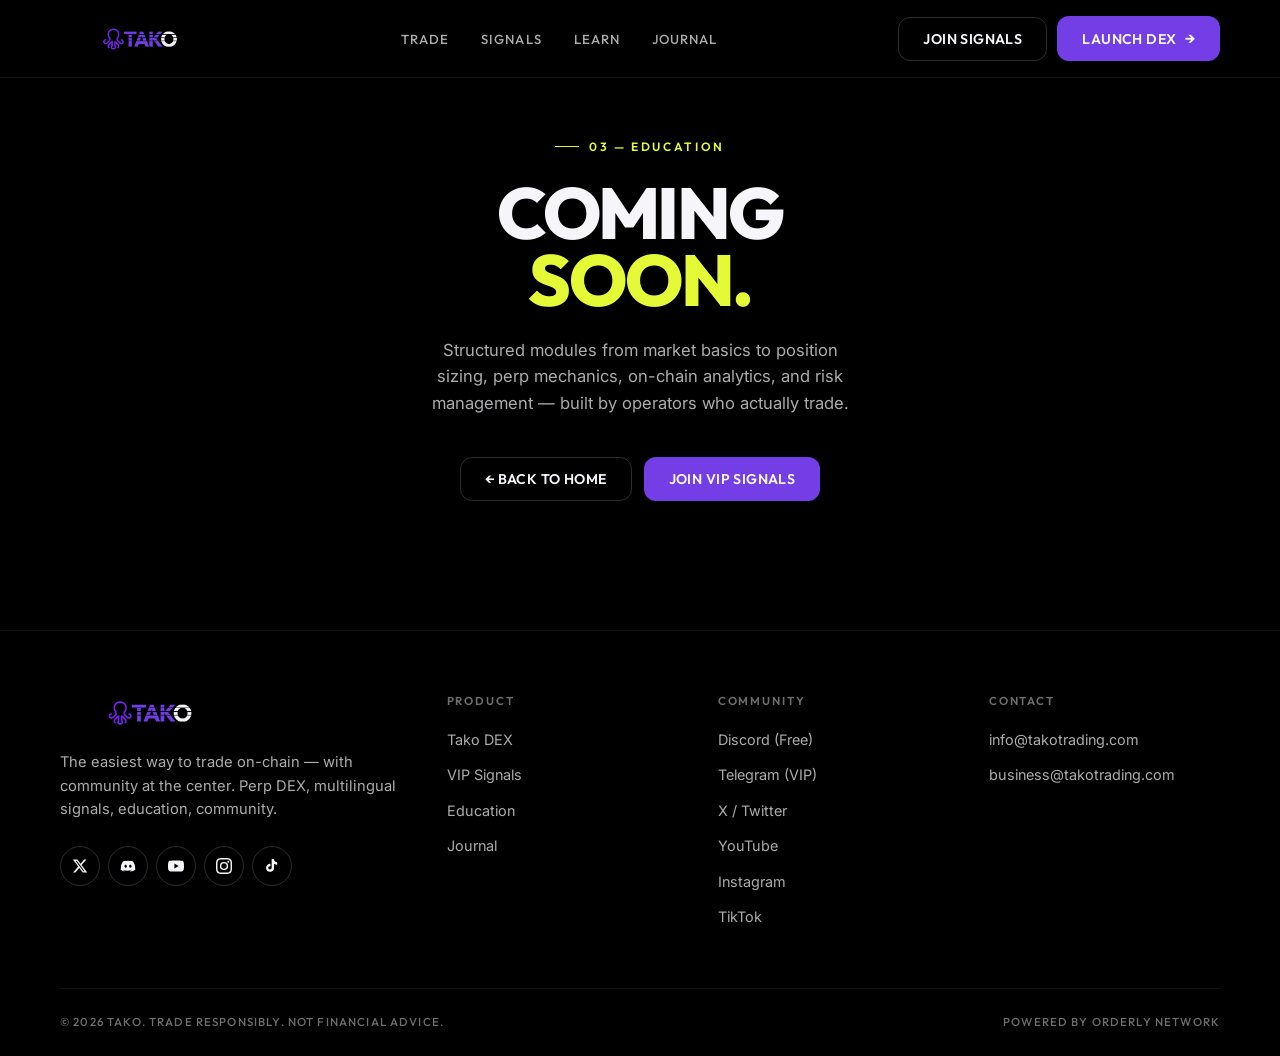
<file: tako-site/education.html>
<!doctype html>
<html lang="en">
<head>
<meta charset="utf-8">
<meta name="viewport" content="width=device-width, initial-scale=1">
<title>Education • Tako — Coming Soon</title>
<meta name="description" content="Structured education from operators who actually trade. Coming soon.">
<link rel="icon" type="image/png" href="assets/logos/octopus.png">
<link rel="stylesheet" href="assets/style.css">
</head>
<body>

<!-- NAV (same as index) -->
<header class="nav">
  <div class="container nav__inner">
    <a href="index.html" class="nav__brand" aria-label="Tako home">
      <img src="assets/logos/lockup-dark.png" alt="Tako">
    </a>
    <nav>
      <ul class="nav__links">
        <li><a href="index.html#trade">Trade</a></li>
        <li><a href="index.html#signals">Signals</a></li>
        <li><a href="#learn">Learn</a></li>
        <li><a href="index.html#journal">Journal</a></li>
      </ul>
    </nav>
    <div class="nav__cta">
      <a href="https://upgrade.chat/takoden/upgrades" class="btn btn-secondary" target="_blank" rel="noopener">Join Signals</a>
      <a href="https://takodex.com" class="btn btn-primary" target="_blank" rel="noopener">
        Launch DEX <span class="btn-arrow">→</span>
      </a>
      <button class="nav__burger" aria-label="Menu">Menu</button>
    </div>
  </div>
</header>

<!-- COMING SOON -->
<section class="section" style="min-height: 70vh; display: flex; align-items: center; justify-content: center; text-align: center;">
  <div class="container">
    <div style="max-width: 620px; margin: 0 auto;">
      <div class="eyebrow" style="justify-content: center; margin-bottom: 24px;">03 — EDUCATION</div>
      <h1 class="display" style="font-size: clamp(2.5rem, 7vw, 4.5rem); margin-bottom: 24px;">
        COMING<br><span class="accent">SOON.</span>
      </h1>
      <p class="lead" style="max-width: 420px; margin: 0 auto 40px;">
        Structured modules from market basics to position sizing, perp mechanics, on-chain analytics, and risk management — built by operators who actually trade.
      </p>
      <div style="display: flex; gap: 12px; justify-content: center; flex-wrap: wrap;">
        <a href="index.html" class="btn btn-secondary">← Back to Home</a>
        <a href="https://upgrade.chat/takoden/upgrades" class="btn btn-primary" target="_blank" rel="noopener">Join VIP Signals</a>
      </div>
    </div>
  </div>
</section>

<!-- FOOTER (same as index) -->
<footer class="footer">
  <div class="container">
    <div class="footer__grid">
      <div class="footer__brand">
        <img src="assets/logos/lockup-dark.png" alt="Tako">
        <p class="footer__tagline">The easiest way to trade on-chain — with community at the center. Perp DEX, multilingual signals, education, community.</p>
        <div class="socials">
          <a href="https://x.com/takotrading" target="_blank" rel="noopener" aria-label="X / Twitter"><svg viewBox="0 0 24 24" fill="currentColor"><path d="M18.244 2.25h3.308l-7.227 8.26 8.502 11.24H16.17l-5.214-6.817L4.99 21.75H1.68l7.73-8.835L1.254 2.25H8.08l4.713 6.231zm-1.161 17.52h1.833L7.084 4.126H5.117z"/></svg></a>
          <a href="https://discord.gg/CjTGnr7c5G" target="_blank" rel="noopener" aria-label="Discord"><svg viewBox="0 0 24 24" fill="currentColor"><path d="M19.8 5.3A18 18 0 0 0 15.3 4l-.2.4a16 16 0 0 0-6.2 0L8.7 4A18 18 0 0 0 4.2 5.3 18 18 0 0 0 1 17.5a18 18 0 0 0 5.5 2.7l.5-1c-1-.4-1.7-.8-2.5-1.3l.2-.1c2 1 4.3 1.5 6.3 1.5 2 0 4.3-.4 6.3-1.5l.2.1c-.8.5-1.5.9-2.5 1.3l.5 1A18 18 0 0 0 23 17.5a18 18 0 0 0-3.2-12.2zM8.5 14.6c-1 0-1.9-1-1.9-2.2 0-1.2.8-2.2 1.9-2.2 1 0 1.9 1 1.9 2.2 0 1.2-.8 2.2-1.9 2.2zm7 0c-1 0-1.9-1-1.9-2.2 0-1.2.8-2.2 1.9-2.2 1 0 1.9 1 1.9 2.2 0 1.2-.8 2.2-1.9 2.2z"/></svg></a>
          <a href="https://youtube.com/@takotrading" target="_blank" rel="noopener" aria-label="YouTube"><svg viewBox="0 0 24 24" fill="currentColor"><path d="M23.5 6.2c-.3-1-1-1.8-2-2C19.6 3.6 12 3.6 12 3.6s-7.6 0-9.5.6c-1 .2-1.8 1-2 2C0 8.2 0 12 0 12s0 3.8.5 5.8c.2 1 1 1.8 2 2 1.9.6 9.5.6 9.5.6s7.6 0 9.5-.6c1-.2 1.7-1 2-2 .5-2 .5-5.8.5-5.8s0-3.8-.5-5.8zM9.6 15.6V8.4l6.4 3.6-6.4 3.6z"/></svg></a>
          <a href="https://instagram.com/takotrading" target="_blank" rel="noopener" aria-label="Instagram"><svg viewBox="0 0 24 24" fill="currentColor"><path d="M12 2.2c3.2 0 3.6 0 4.85.07 1.17.05 1.8.25 2.23.42.56.21.96.47 1.38.89.42.42.68.82.89 1.38.16.42.36 1.06.42 2.23.06 1.25.07 1.63.07 4.81s0 3.56-.07 4.81c-.05 1.17-.25 1.8-.42 2.23-.21.56-.47.96-.89 1.38-.42.42-.82.68-1.38.89-.42.16-1.06.36-2.23.42-1.25.06-1.63.07-4.81.07s-3.56 0-4.81-.07c-1.17-.05-1.8-.25-2.23-.42-.56-.21-.96-.47-1.38-.89-.42-.42-.68-.82-.89-1.38-.16-.42-.36-1.06-.42-2.23C2.27 15.59 2.2 15.21 2.2 12s0-3.56.07-4.81c.05-1.17.25-1.8.42-2.23.21-.56.47-.96.89-1.38.42-.42.82-.68 1.38-.89.42-.16 1.06-.36 2.23-.42C8.44 2.21 8.81 2.2 12 2.2zM12 0C8.74 0 8.33 0 7.05.07 5.78.13 4.9.33 4.14.63c-.79.3-1.46.72-2.13 1.39C1.34 2.68.93 3.35.63 4.14.33 4.9.13 5.78.07 7.05.01 8.33 0 8.74 0 12s.01 3.67.07 4.95c.06 1.27.26 2.15.56 2.91.3.79.72 1.46 1.38 2.13.67.66 1.34 1.08 2.13 1.38.76.3 1.64.5 2.91.56C8.33 23.99 8.74 24 12 24s3.67-.01 4.95-.07c1.27-.06 2.15-.26 2.91-.56.79-.3 1.46-.72 2.13-1.38.66-.67 1.08-1.34 1.38-2.13.3-.76.5-1.64.56-2.91.06-1.28.07-1.69.07-4.95s-.01-3.67-.07-4.95c-.06-1.27-.26-2.15-.56-2.91-.3-.79-.72-1.46-1.38-2.13-.67-.66-1.34-1.08-2.13-1.38-.76-.3-1.64-.5-2.91-.56C15.67.01 15.26 0 12 0zm0 5.84a6.16 6.16 0 1 0 0 12.32 6.16 6.16 0 0 0 0-12.32zm0 10.16a4 4 0 1 1 0-8 4 4 0 0 1 0 8zm6.41-11.85a1.44 1.44 0 1 0 0 2.88 1.44 1.44 0 0 0 0-2.88z"/></svg></a>
          <a href="https://tiktok.com/@takotrading" target="_blank" rel="noopener" aria-label="TikTok"><svg viewBox="0 0 24 24" fill="currentColor"><path d="M19.6 6.3a4.8 4.8 0 0 1-3-1.2 4.7 4.7 0 0 1-1.7-3.5h-3.4v13.2a2.6 2.6 0 0 1-2.6 2.6 2.6 2.6 0 0 1-2.6-2.6 2.6 2.6 0 0 1 2.6-2.6c.3 0 .5 0 .8.1V8.8a6 6 0 0 0-6.6 6 6 6 0 0 0 6 6 6 6 0 0 0 6-6V8.7a8.1 8.1 0 0 0 4.7 1.5V6.8a4.6 4.6 0 0 1-.2-.5z"/></svg></a>
        </div>
      </div>
      <div class="footer__col">
        <h4>Product</h4>
        <ul>
          <li><a href="https://takodex.com" target="_blank" rel="noopener">Tako DEX</a></li>
          <li><a href="https://upgrade.chat/takoden/upgrades" target="_blank" rel="noopener">VIP Signals</a></li>
          <li><a href="education.html">Education</a></li>
          <li><a href="blog.html">Journal</a></li>
        </ul>
      </div>
      <div class="footer__col">
        <h4>Community</h4>
        <ul>
          <li><a href="https://discord.gg/CjTGnr7c5G" target="_blank" rel="noopener">Discord (Free)</a></li>
          <li><a href="https://upgrade.chat/takoden/upgrades" target="_blank" rel="noopener">Telegram (VIP)</a></li>
          <li><a href="https://x.com/takotrading" target="_blank" rel="noopener">X / Twitter</a></li>
          <li><a href="https://youtube.com/@takotrading" target="_blank" rel="noopener">YouTube</a></li>
          <li><a href="https://instagram.com/takotrading" target="_blank" rel="noopener">Instagram</a></li>
          <li><a href="https://tiktok.com/@takotrading" target="_blank" rel="noopener">TikTok</a></li>
        </ul>
      </div>
      <div class="footer__col">
        <h4>Contact</h4>
        <ul>
          <li><a href="mailto:info@takotrading.com">info@takotrading.com</a></li>
          <li><a href="mailto:business@takotrading.com">business@takotrading.com</a></li>
        </ul>
      </div>
    </div>
    <div class="footer__bottom">
      <div>© 2026 Tako. Trade responsibly. Not financial advice.</div>
      <div>Powered by Orderly Network</div>
    </div>
  </div>
</footer>

<script src="assets/script.js"></script>
</body>
</html>
</file>
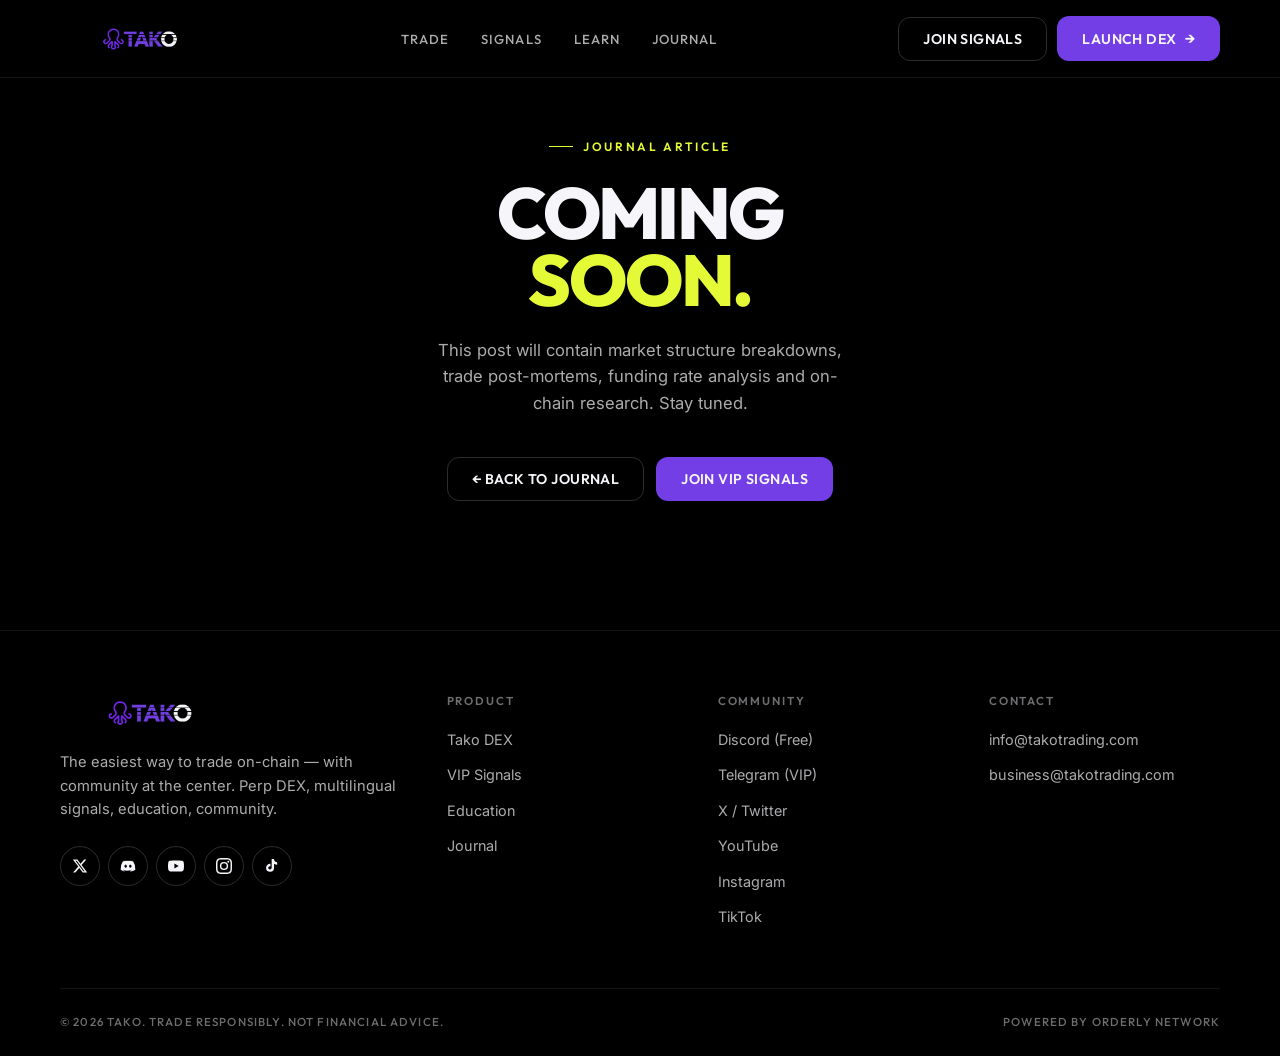
<file: tako-site/post.html>
<!doctype html>
<html lang="en">
<head>
<meta charset="utf-8">
<meta name="viewport" content="width=device-width, initial-scale=1">
<title>Post • Tako Journal — Coming Soon</title>
<meta name="description" content="Deep dive from the Tako Journal. Coming soon.">
<link rel="icon" type="image/png" href="assets/logos/octopus.png">
<link rel="stylesheet" href="assets/style.css">
</head>
<body>

<!-- NAV -->
<header class="nav">
  <div class="container nav__inner">
    <a href="index.html" class="nav__brand" aria-label="Tako home">
      <img src="assets/logos/lockup-dark.png" alt="Tako">
    </a>
    <nav>
      <ul class="nav__links">
        <li><a href="index.html#trade">Trade</a></li>
        <li><a href="index.html#signals">Signals</a></li>
        <li><a href="index.html#learn">Learn</a></li>
        <li><a href="blog.html">Journal</a></li>
      </ul>
    </nav>
    <div class="nav__cta">
      <a href="https://upgrade.chat/takoden/upgrades" class="btn btn-secondary" target="_blank" rel="noopener">Join Signals</a>
      <a href="https://takodex.com" class="btn btn-primary" target="_blank" rel="noopener">
        Launch DEX <span class="btn-arrow">→</span>
      </a>
      <button class="nav__burger" aria-label="Menu">Menu</button>
    </div>
  </div>
</header>

<!-- COMING SOON -->
<section class="section" style="min-height: 70vh; display: flex; align-items: center; justify-content: center; text-align: center;">
  <div class="container">
    <div style="max-width: 620px; margin: 0 auto;">
      <div class="eyebrow" style="justify-content: center; margin-bottom: 24px;">JOURNAL ARTICLE</div>
      <h1 class="display" style="font-size: clamp(2.5rem, 7vw, 4.5rem); margin-bottom: 24px;">
        COMING<br><span class="accent">SOON.</span>
      </h1>
      <p class="lead" style="max-width: 420px; margin: 0 auto 40px;">
        This post will contain market structure breakdowns, trade post-mortems, funding rate analysis and on-chain research. Stay tuned.
      </p>
      <div style="display: flex; gap: 12px; justify-content: center; flex-wrap: wrap;">
        <a href="blog.html" class="btn btn-secondary">← Back to Journal</a>
        <a href="https://upgrade.chat/takoden/upgrades" class="btn btn-primary" target="_blank" rel="noopener">Join VIP Signals</a>
      </div>
    </div>
  </div>
</section>

<!-- FOOTER -->
<footer class="footer">
  <div class="container">
    <div class="footer__grid">
      <div class="footer__brand">
        <img src="assets/logos/lockup-dark.png" alt="Tako">
        <p class="footer__tagline">The easiest way to trade on-chain — with community at the center. Perp DEX, multilingual signals, education, community.</p>
        <div class="socials">
          <a href="https://x.com/takotrading" target="_blank" rel="noopener" aria-label="X / Twitter"><svg viewBox="0 0 24 24" fill="currentColor"><path d="M18.244 2.25h3.308l-7.227 8.26 8.502 11.24H16.17l-5.214-6.817L4.99 21.75H1.68l7.73-8.835L1.254 2.25H8.08l4.713 6.231zm-1.161 17.52h1.833L7.084 4.126H5.117z"/></svg></a>
          <a href="https://discord.gg/CjTGnr7c5G" target="_blank" rel="noopener" aria-label="Discord"><svg viewBox="0 0 24 24" fill="currentColor"><path d="M19.8 5.3A18 18 0 0 0 15.3 4l-.2.4a16 16 0 0 0-6.2 0L8.7 4A18 18 0 0 0 4.2 5.3 18 18 0 0 0 1 17.5a18 18 0 0 0 5.5 2.7l.5-1c-1-.4-1.7-.8-2.5-1.3l.2-.1c2 1 4.3 1.5 6.3 1.5 2 0 4.3-.4 6.3-1.5l.2.1c-.8.5-1.5.9-2.5 1.3l.5 1A18 18 0 0 0 23 17.5a18 18 0 0 0-3.2-12.2zM8.5 14.6c-1 0-1.9-1-1.9-2.2 0-1.2.8-2.2 1.9-2.2 1 0 1.9 1 1.9 2.2 0 1.2-.8 2.2-1.9 2.2zm7 0c-1 0-1.9-1-1.9-2.2 0-1.2.8-2.2 1.9-2.2 1 0 1.9 1 1.9 2.2 0 1.2-.8 2.2-1.9 2.2z"/></svg></a>
          <a href="https://youtube.com/@takotrading" target="_blank" rel="noopener" aria-label="YouTube"><svg viewBox="0 0 24 24" fill="currentColor"><path d="M23.5 6.2c-.3-1-1-1.8-2-2C19.6 3.6 12 3.6 12 3.6s-7.6 0-9.5.6c-1 .2-1.8 1-2 2C0 8.2 0 12 0 12s0 3.8.5 5.8c.2 1 1 1.8 2 2 1.9.6 9.5.6 9.5.6s7.6 0 9.5-.6c1-.2 1.7-1 2-2 .5-2 .5-5.8.5-5.8s0-3.8-.5-5.8zM9.6 15.6V8.4l6.4 3.6-6.4 3.6z"/></svg></a>
          <a href="https://instagram.com/takotrading" target="_blank" rel="noopener" aria-label="Instagram"><svg viewBox="0 0 24 24" fill="currentColor"><path d="M12 2.2c3.2 0 3.6 0 4.85.07 1.17.05 1.8.25 2.23.42.56.21.96.47 1.38.89.42.42.68.82.89 1.38.16.42.36 1.06.42 2.23.06 1.25.07 1.63.07 4.81s0 3.56-.07 4.81c-.05 1.17-.25 1.8-.42 2.23-.21.56-.47.96-.89 1.38-.42.42-.82.68-1.38.89-.42.16-1.06.36-2.23.42-1.25.06-1.63.07-4.81.07s-3.56 0-4.81-.07c-1.17-.05-1.8-.25-2.23-.42-.56-.21-.96-.47-1.38-.89-.42-.42-.68-.82-.89-1.38-.16-.42-.36-1.06-.42-2.23C2.27 15.59 2.2 15.21 2.2 12s0-3.56.07-4.81c.05-1.17.25-1.8.42-2.23.21-.56.47-.96.89-1.38.42-.42.82-.68 1.38-.89.42-.16 1.06-.36 2.23-.42C8.44 2.21 8.81 2.2 12 2.2zM12 0C8.74 0 8.33 0 7.05.07 5.78.13 4.9.33 4.14.63c-.79.3-1.46.72-2.13 1.39C1.34 2.68.93 3.35.63 4.14.33 4.9.13 5.78.07 7.05.01 8.33 0 8.74 0 12s.01 3.67.07 4.95c.06 1.27.26 2.15.56 2.91.3.79.72 1.46 1.38 2.13.67.66 1.34 1.08 2.13 1.38.76.3 1.64.5 2.91.56C8.33 23.99 8.74 24 12 24s3.67-.01 4.95-.07c1.27-.06 2.15-.26 2.91-.56.79-.3 1.46-.72 2.13-1.38.66-.67 1.08-1.34 1.38-2.13.3-.76.5-1.64.56-2.91.06-1.28.07-1.69.07-4.95s-.01-3.67-.07-4.95c-.06-1.27-.26-2.15-.56-2.91-.3-.79-.72-1.46-1.38-2.13-.67-.66-1.34-1.08-2.13-1.38-.76-.3-1.64-.5-2.91-.56C15.67.01 15.26 0 12 0zm0 5.84a6.16 6.16 0 1 0 0 12.32 6.16 6.16 0 0 0 0-12.32zm0 10.16a4 4 0 1 1 0-8 4 4 0 0 1 0 8zm6.41-11.85a1.44 1.44 0 1 0 0 2.88 1.44 1.44 0 0 0 0-2.88z"/></svg></a>
          <a href="https://tiktok.com/@takotrading" target="_blank" rel="noopener" aria-label="TikTok"><svg viewBox="0 0 24 24" fill="currentColor"><path d="M19.6 6.3a4.8 4.8 0 0 1-3-1.2 4.7 4.7 0 0 1-1.7-3.5h-3.4v13.2a2.6 2.6 0 0 1-2.6 2.6 2.6 2.6 0 0 1-2.6-2.6 2.6 2.6 0 0 1 2.6-2.6c.3 0 .5 0 .8.1V8.8a6 6 0 0 0-6.6 6 6 6 0 0 0 6 6 6 6 0 0 0 6-6V8.7a8.1 8.1 0 0 0 4.7 1.5V6.8a4.6 4.6 0 0 1-.2-.5z"/></svg></a>
        </div>
      </div>
      <div class="footer__col">
        <h4>Product</h4>
        <ul>
          <li><a href="https://takodex.com" target="_blank" rel="noopener">Tako DEX</a></li>
          <li><a href="https://upgrade.chat/takoden/upgrades" target="_blank" rel="noopener">VIP Signals</a></li>
          <li><a href="education.html">Education</a></li>
          <li><a href="blog.html">Journal</a></li>
        </ul>
      </div>
      <div class="footer__col">
        <h4>Community</h4>
        <ul>
          <li><a href="https://discord.gg/CjTGnr7c5G" target="_blank" rel="noopener">Discord (Free)</a></li>
          <li><a href="https://upgrade.chat/takoden/upgrades" target="_blank" rel="noopener">Telegram (VIP)</a></li>
          <li><a href="https://x.com/takotrading" target="_blank" rel="noopener">X / Twitter</a></li>
          <li><a href="https://youtube.com/@takotrading" target="_blank" rel="noopener">YouTube</a></li>
          <li><a href="https://instagram.com/takotrading" target="_blank" rel="noopener">Instagram</a></li>
          <li><a href="https://tiktok.com/@takotrading" target="_blank" rel="noopener">TikTok</a></li>
        </ul>
      </div>
      <div class="footer__col">
        <h4>Contact</h4>
        <ul>
          <li><a href="mailto:info@takotrading.com">info@takotrading.com</a></li>
          <li><a href="mailto:business@takotrading.com">business@takotrading.com</a></li>
        </ul>
      </div>
    </div>
    <div class="footer__bottom">
      <div>© 2026 Tako. Trade responsibly. Not financial advice.</div>
      <div>Powered by Orderly Network</div>
    </div>
  </div>
</footer>

<script src="assets/script.js"></script>
</body>
</html>
</file>
<file: tako-site/assets/style.css>
/* ==========================================================================
   TAKO — Brand-correct design system v2
   Ratio: 60% black / 20% yellow / 10% white / 10% purple
   Typography: Outfit (headlines, UPPERCASE) + Inter (body)
   ========================================================================== */

@import url('https://fonts.googleapis.com/css2?family=Outfit:wght@300;400;500;600;700;800;900&family=Inter:wght@300;400;500;600;700&display=swap');

:root {
  /* Brand palette — strict */
  --black: #000000;
  --black-elev: #0a0a0c;        /* very subtle elevation for cards */
  --black-line: #18181c;        /* card borders */
  --yellow: #e5fa37;
  --yellow-soft: rgba(229, 250, 55, 0.12);
  --yellow-dim: rgba(229, 250, 55, 0.4);
  --white: #f5f5fa;
  --white-dim: rgba(245, 245, 250, 0.7);
  --white-mute: rgba(245, 245, 250, 0.45);
  --white-line: rgba(245, 245, 250, 0.08);
  --white-line-strong: rgba(245, 245, 250, 0.18);
  --purple: #733ee6;
  --purple-soft: rgba(115, 62, 230, 0.14);
  --purple-hover: #8557ee;

  /* Typography */
  --font-display: 'Outfit', system-ui, sans-serif;
  --font-body: 'Inter', system-ui, sans-serif;

  /* Spacing — 8px baseline */
  --space-1: 8px;
  --space-2: 16px;
  --space-3: 24px;
  --space-4: 32px;
  --space-6: 48px;
  --space-8: 64px;
  --space-12: 96px;

  /* Geometry */
  --radius-sm: 8px;
  --radius: 12px;
  --radius-lg: 16px;
  --radius-xl: 24px;

  /* Layout */
  --container: 1240px;
  --gutter: clamp(20px, 4vw, 40px);

  /* Motion */
  --ease: cubic-bezier(0.22, 1, 0.36, 1);
}

* { box-sizing: border-box; margin: 0; padding: 0; }

html {
  scroll-behavior: smooth;
  -webkit-text-size-adjust: 100%;
}

body {
  font-family: var(--font-body);
  background: var(--black);
  color: var(--white);
  line-height: 1.6;
  font-size: 16px;
  font-weight: 400;
  overflow-x: hidden;
  -webkit-font-smoothing: antialiased;
  -moz-osx-font-smoothing: grayscale;
}

img, svg { display: block; max-width: 100%; }

a { color: inherit; text-decoration: none; }

::selection { background: var(--yellow); color: var(--black); }

/* ==========================================================================
   LAYOUT
   ========================================================================== */

.container {
  width: 100%;
  max-width: var(--container);
  margin: 0 auto;
  padding: 0 var(--gutter);
}

section { position: relative; }

.divider {
  width: 100%;
  height: 1px;
  background: var(--white-line);
}

/* ==========================================================================
   TYPOGRAPHY
   ========================================================================== */

h1, h2, h3, h4, h5 {
  font-family: var(--font-display);
  font-weight: 700;
  letter-spacing: -0.02em;
  line-height: 1;
  text-transform: uppercase;
}

.display {
  font-family: var(--font-display);
  font-size: clamp(2.75rem, 8vw, 7rem);
  font-weight: 800;
  line-height: 0.92;
  letter-spacing: -0.035em;
  text-transform: uppercase;
}

.display .accent { color: var(--yellow); }

.eyebrow {
  font-family: var(--font-display);
  font-size: 0.75rem;
  font-weight: 600;
  letter-spacing: 0.22em;
  text-transform: uppercase;
  color: var(--yellow);
  display: inline-flex;
  align-items: center;
  gap: 10px;
}

.eyebrow::before {
  content: '';
  width: 24px;
  height: 1px;
  background: var(--yellow);
}

.lead {
  font-family: var(--font-body);
  font-size: clamp(1rem, 1.3vw, 1.15rem);
  color: var(--white-dim);
  max-width: 38em;
  line-height: 1.6;
  font-weight: 400;
}

.h-eyebrow {
  font-family: var(--font-display);
  font-size: 0.7rem;
  font-weight: 600;
  letter-spacing: 0.2em;
  text-transform: uppercase;
  color: var(--white-mute);
}

/* ==========================================================================
   BUTTONS
   ========================================================================== */

.btn {
  display: inline-flex;
  align-items: center;
  justify-content: center;
  gap: 8px;
  padding: 14px 24px;
  font-family: var(--font-display);
  font-size: 0.88rem;
  font-weight: 600;
  letter-spacing: 0.03em;
  text-transform: uppercase;
  border-radius: var(--radius);
  border: 1px solid transparent;
  cursor: pointer;
  transition: transform 0.25s var(--ease), background 0.25s var(--ease), color 0.25s var(--ease), border-color 0.25s var(--ease);
  white-space: nowrap;
  line-height: 1;
}

.btn-primary {
  background: var(--purple);
  color: var(--white);
}

.btn-primary:hover {
  background: var(--purple-hover);
  transform: translateY(-1px);
}

.btn-secondary {
  background: transparent;
  color: var(--white);
  border-color: var(--white-line-strong);
}

.btn-secondary:hover {
  border-color: var(--yellow);
  color: var(--yellow);
}

.btn-yellow {
  background: var(--yellow);
  color: var(--black);
}

.btn-yellow:hover {
  background: #f1ff5a;
  transform: translateY(-1px);
}

.btn-arrow {
  font-size: 1.1em;
  transition: transform 0.25s var(--ease);
  display: inline-block;
}

.btn:hover .btn-arrow { transform: translateX(3px); }

.btn-link {
  display: inline-flex;
  align-items: center;
  gap: 8px;
  font-family: var(--font-display);
  font-size: 0.8rem;
  font-weight: 600;
  letter-spacing: 0.12em;
  text-transform: uppercase;
  color: var(--white);
  padding-bottom: 4px;
  border-bottom: 1px solid var(--yellow);
  transition: color 0.2s ease, gap 0.2s ease;
  width: fit-content;
}

.btn-link:hover {
  color: var(--yellow);
  gap: 12px;
}

/* ==========================================================================
   NAVIGATION
   ========================================================================== */

.nav {
  position: fixed;
  top: 0;
  left: 0;
  right: 0;
  z-index: 100;
  padding: 16px 0;
  background: rgba(0, 0, 0, 0.7);
  backdrop-filter: blur(20px) saturate(180%);
  -webkit-backdrop-filter: blur(20px) saturate(180%);
  border-bottom: 1px solid var(--white-line);
}

.nav__inner {
  display: flex;
  align-items: center;
  justify-content: space-between;
  gap: 24px;
}

.nav__brand {
  display: inline-flex;
  align-items: center;
  flex-shrink: 0;
}

.nav__brand img {
  height: 32px;
  width: auto;
  flex-shrink: 0;
}

.nav__links {
  display: flex;
  align-items: center;
  gap: 32px;
  list-style: none;
}

.nav__links a {
  font-family: var(--font-display);
  font-size: 0.82rem;
  font-weight: 500;
  letter-spacing: 0.08em;
  text-transform: uppercase;
  color: var(--white-dim);
  transition: color 0.2s ease;
}

.nav__links a:hover { color: var(--yellow); }

.nav__cta {
  display: flex;
  gap: 10px;
  align-items: center;
}

.nav__burger {
  display: none;
  background: transparent;
  border: 1px solid var(--white-line-strong);
  color: var(--white);
  padding: 8px 14px;
  border-radius: var(--radius);
  font-family: var(--font-display);
  font-size: 0.72rem;
  font-weight: 600;
  letter-spacing: 0.12em;
  text-transform: uppercase;
  cursor: pointer;
}

@media (max-width: 920px) {
  .nav__links { display: none; }
  .nav__cta .btn-secondary { display: none; }
  .nav__burger { display: inline-block; }
}

/* ==========================================================================
   TICKER
   ========================================================================== */

.ticker {
  background: var(--black);
  border-bottom: 1px solid var(--white-line);
  border-top: 1px solid var(--white-line);
  padding: 12px 0;
  margin-top: 72px;
  overflow: hidden;
  position: relative;
}

.ticker::before, .ticker::after {
  content: '';
  position: absolute;
  top: 0; bottom: 0;
  width: 80px;
  z-index: 2;
  pointer-events: none;
}
.ticker::before { left: 0; background: linear-gradient(to right, var(--black), transparent); }
.ticker::after { right: 0; background: linear-gradient(to left, var(--black), transparent); }

.ticker__track {
  display: flex;
  gap: 48px;
  animation: ticker-scroll 70s linear infinite;
  white-space: nowrap;
  width: max-content;
}

.ticker__item {
  display: inline-flex;
  align-items: center;
  gap: 10px;
  font-family: var(--font-display);
  font-size: 0.82rem;
  font-weight: 500;
  letter-spacing: 0.03em;
}

.ticker__symbol { color: var(--white); }
.ticker__price { color: var(--white-dim); }
.ticker__delta-up { color: var(--yellow); }
.ticker__delta-down { color: var(--white-mute); }

@keyframes ticker-scroll {
  from { transform: translateX(0); }
  to   { transform: translateX(-50%); }
}

/* ==========================================================================
   HERO
   ========================================================================== */

.hero {
  position: relative;
  padding: clamp(64px, 10vw, 120px) 0 clamp(48px, 8vw, 96px);
  overflow: hidden;
}

.hero__octopus {
  position: absolute;
  right: -8%;
  top: 50%;
  transform: translateY(-50%);
  width: clamp(280px, 36vw, 560px);
  opacity: 0.08;
  pointer-events: none;
  z-index: 0;
  filter: brightness(1.3);
}

@media (max-width: 760px) {
  .hero__octopus { right: -25%; opacity: 0.06; top: 60%; }
}

.hero__inner {
  position: relative;
  z-index: 1;
  max-width: 920px;
}

.hero__eyebrow {
  margin-bottom: 32px;
  opacity: 0;
  animation: rise 0.9s var(--ease) 0.1s forwards;
}

.hero__title {
  margin-bottom: 32px;
}

.hero__title .line {
  display: block;
  opacity: 0;
  transform: translateY(24px);
  animation: rise 1s var(--ease) forwards;
}

.hero__title .line:nth-child(1) { animation-delay: 0.2s; }
.hero__title .line:nth-child(2) { animation-delay: 0.35s; }
.hero__title .line:nth-child(3) { animation-delay: 0.5s; }

@keyframes rise {
  to { opacity: 1; transform: translateY(0); }
}

.hero__lead {
  margin-bottom: 40px;
  opacity: 0;
  animation: rise 1s var(--ease) 0.65s forwards;
}

.hero__cta {
  display: flex;
  flex-wrap: wrap;
  gap: 12px;
  opacity: 0;
  animation: rise 1s var(--ease) 0.8s forwards;
}

/* Wordmark display block (below CTAs or as sub-hero) */
.hero__wordmark {
  margin-top: clamp(40px, 6vw, 64px);
  position: relative;
  z-index: 1;
  opacity: 0;
  animation: rise 1.2s var(--ease) 1s forwards;
  max-width: 1100px;
  margin-left: auto;
  margin-right: auto;
  height: clamp(110px, 18vw, 220px);
  overflow: hidden;
  display: flex;
  align-items: center;
  justify-content: center;
}

.hero__wordmark img {
  width: 100%;
  height: auto;
  display: block;
  filter: drop-shadow(0 0 60px rgba(115, 62, 230, 0.25));
}

/* ==========================================================================
   STATS STRIP
   ========================================================================== */

.stats {
  border-top: 1px solid var(--white-line);
  border-bottom: 1px solid var(--white-line);
  padding: clamp(40px, 6vw, 64px) 0;
}

.stats__grid {
  display: grid;
  grid-template-columns: repeat(4, 1fr);
  gap: 24px;
}

@media (max-width: 760px) {
  .stats__grid { grid-template-columns: repeat(2, 1fr); gap: 40px 24px; }
}

.stat {
  position: relative;
}

.stat__value {
  font-family: var(--font-display);
  font-size: clamp(2.5rem, 5vw, 4rem);
  font-weight: 800;
  letter-spacing: -0.03em;
  line-height: 1;
  margin-bottom: 12px;
  color: var(--white);
}

.stat__value .unit { color: var(--yellow); }

.stat__label {
  font-family: var(--font-display);
  font-size: 0.72rem;
  font-weight: 600;
  color: var(--white-mute);
  letter-spacing: 0.16em;
  text-transform: uppercase;
}

/* ==========================================================================
   SECTION HEADERS
   ========================================================================== */

.section {
  padding: clamp(72px, 10vw, 128px) 0;
}

.section-head {
  display: grid;
  grid-template-columns: 1fr 1.3fr;
  gap: 48px;
  margin-bottom: 64px;
  align-items: end;
}

@media (max-width: 760px) {
  .section-head { grid-template-columns: 1fr; gap: 24px; margin-bottom: 48px; }
}

.section-head__title {
  font-size: clamp(2rem, 5vw, 3.75rem);
  font-weight: 800;
  letter-spacing: -0.03em;
}

.section-head__title .accent { color: var(--yellow); }

.section-head__lead {
  font-size: 1rem;
  color: var(--white-dim);
  font-family: var(--font-body);
}

/* ==========================================================================
   PILLARS
   ========================================================================== */

.pillars-grid {
  display: grid;
  grid-template-columns: repeat(2, 1fr);
  gap: 16px;
}

@media (max-width: 760px) {
  .pillars-grid { grid-template-columns: 1fr; }
}

.pillar {
  background: var(--black-elev);
  border: 1px solid var(--black-line);
  border-radius: var(--radius-xl);
  padding: 32px;
  position: relative;
  overflow: hidden;
  transition: border-color 0.4s var(--ease), transform 0.4s var(--ease);
  min-height: 320px;
  display: flex;
  flex-direction: column;
}

.pillar:hover {
  border-color: var(--yellow-dim);
  transform: translateY(-4px);
}

.pillar::before {
  content: '';
  position: absolute;
  inset: 0;
  background: radial-gradient(circle at var(--mx, 50%) var(--my, 50%), var(--yellow-soft) 0%, transparent 50%);
  opacity: 0;
  transition: opacity 0.4s ease;
  pointer-events: none;
}

.pillar:hover::before { opacity: 1; }

.pillar__head {
  display: flex;
  justify-content: space-between;
  align-items: center;
  margin-bottom: 32px;
  position: relative;
}

.pillar__num {
  font-family: var(--font-display);
  font-size: 0.7rem;
  font-weight: 600;
  letter-spacing: 0.2em;
  text-transform: uppercase;
  color: var(--white-mute);
}

.pillar__icon {
  width: 28px;
  height: 28px;
  stroke: var(--yellow);
  stroke-width: 1.5;
  fill: none;
  stroke-linecap: round;
  stroke-linejoin: round;
}

.pillar__title {
  font-family: var(--font-display);
  font-size: clamp(1.4rem, 2.4vw, 1.85rem);
  font-weight: 700;
  text-transform: uppercase;
  letter-spacing: -0.02em;
  line-height: 1.05;
  margin-bottom: 16px;
  position: relative;
}

.pillar__title .accent { color: var(--yellow); }

.pillar__body {
  color: var(--white-dim);
  font-size: 0.95rem;
  line-height: 1.6;
  margin-bottom: auto;
  position: relative;
}

.pillar__link {
  margin-top: 32px;
  position: relative;
}

.pillar--wide { grid-column: span 2; }
@media (max-width: 760px) { .pillar--wide { grid-column: span 1; } }

/* ==========================================================================
   COMMUNITY BLOCK
   ========================================================================== */

.community-card {
  background: var(--black-elev);
  border: 1px solid var(--black-line);
  border-radius: var(--radius-xl);
  padding: clamp(40px, 6vw, 64px);
  position: relative;
  overflow: hidden;
}

.community-card::after {
  content: '';
  position: absolute;
  inset: -2px;
  background: radial-gradient(circle at 100% 100%, var(--purple-soft) 0%, transparent 50%);
  pointer-events: none;
  z-index: 0;
}

.community-card__inner {
  position: relative;
  z-index: 1;
  display: grid;
  grid-template-columns: 1.2fr 1fr;
  gap: 48px;
  align-items: center;
}

@media (max-width: 860px) {
  .community-card__inner { grid-template-columns: 1fr; }
}

.community__title {
  font-family: var(--font-display);
  font-size: clamp(2rem, 4.5vw, 3.25rem);
  font-weight: 800;
  text-transform: uppercase;
  letter-spacing: -0.03em;
  line-height: 1;
  margin: 16px 0 20px;
}

.community__title .accent { color: var(--yellow); }

.community__lead {
  color: var(--white-dim);
  font-size: 1rem;
  margin-bottom: 32px;
}

.lang-chips {
  display: flex;
  flex-wrap: wrap;
  gap: 8px;
  margin-bottom: 32px;
}

.lang-chip {
  font-family: var(--font-display);
  font-size: 0.72rem;
  font-weight: 500;
  letter-spacing: 0.12em;
  text-transform: uppercase;
  padding: 8px 14px;
  border: 1px solid var(--white-line-strong);
  border-radius: 999px;
  color: var(--white-dim);
}

.community__cta { display: flex; gap: 10px; flex-wrap: wrap; }

.platforms {
  display: grid;
  grid-template-columns: 1fr 1fr;
  gap: 12px;
}

.platform {
  text-align: left;
  padding: 24px;
  border-radius: var(--radius-lg);
  background: var(--black);
  border: 1px solid var(--white-line);
  transition: border-color 0.3s var(--ease), transform 0.3s var(--ease);
  display: flex;
  flex-direction: column;
  gap: 12px;
}

.platform:hover {
  border-color: var(--yellow);
  transform: translateY(-2px);
}

.platform__icon {
  width: 32px;
  height: 32px;
  fill: var(--yellow);
}

.platform__name {
  font-family: var(--font-display);
  font-size: 1.1rem;
  font-weight: 700;
  text-transform: uppercase;
  letter-spacing: -0.01em;
}

.platform__meta {
  font-family: var(--font-display);
  font-size: 0.68rem;
  font-weight: 500;
  color: var(--white-mute);
  letter-spacing: 0.12em;
  text-transform: uppercase;
}

/* ==========================================================================
   JOURNAL CARDS
   ========================================================================== */

.journal-grid {
  display: grid;
  grid-template-columns: 1.4fr 1fr 1fr;
  gap: 16px;
}

@media (max-width: 900px) {
  .journal-grid { grid-template-columns: 1fr; }
}

.article {
  display: flex;
  flex-direction: column;
  background: var(--black-elev);
  border: 1px solid var(--black-line);
  border-radius: var(--radius-xl);
  overflow: hidden;
  transition: border-color 0.4s var(--ease), transform 0.4s var(--ease);
}

.article:hover {
  border-color: var(--yellow-dim);
  transform: translateY(-3px);
}

.article__thumb {
  height: 220px;
  background: var(--black);
  position: relative;
  overflow: hidden;
}

.article__thumb svg {
  width: 100%; height: 100%;
  position: absolute; inset: 0;
}

.article--feature .article__thumb { height: 280px; }

.article__body {
  padding: 28px;
  display: flex;
  flex-direction: column;
  flex: 1;
}

.article__meta {
  display: flex;
  gap: 12px;
  align-items: center;
  margin-bottom: 16px;
  font-family: var(--font-display);
  font-size: 0.68rem;
  font-weight: 600;
  color: var(--white-mute);
  letter-spacing: 0.14em;
  text-transform: uppercase;
}

.article__tag { color: var(--yellow); }

.article__title {
  font-family: var(--font-display);
  font-size: 1.35rem;
  font-weight: 700;
  text-transform: uppercase;
  line-height: 1.1;
  margin-bottom: 12px;
  letter-spacing: -0.02em;
}

.article--feature .article__title { font-size: 1.75rem; }

.article__excerpt {
  color: var(--white-dim);
  font-size: 0.92rem;
  line-height: 1.6;
  margin-bottom: 24px;
  flex: 1;
}

.article__read {
  font-family: var(--font-display);
  font-size: 0.78rem;
  font-weight: 600;
  letter-spacing: 0.12em;
  text-transform: uppercase;
  color: var(--white);
  display: inline-flex;
  align-items: center;
  gap: 6px;
  width: fit-content;
}

.article__read::after {
  content: '→';
  color: var(--yellow);
  transition: transform 0.3s ease;
}

.article:hover .article__read::after { transform: translateX(4px); }

/* ==========================================================================
   CTA STRIPE
   ========================================================================== */

.cta-stripe {
  padding: clamp(64px, 10vw, 120px) 0;
  position: relative;
  overflow: hidden;
}

.cta-stripe__bg {
  position: absolute;
  inset: 0;
  display: flex;
  align-items: center;
  justify-content: center;
  opacity: 0.04;
  pointer-events: none;
}

.cta-stripe__bg img {
  width: clamp(400px, 50vw, 700px);
}

.cta-stripe__inner {
  text-align: center;
  max-width: 760px;
  margin: 0 auto;
  position: relative;
  z-index: 1;
}

.cta-stripe__title {
  font-family: var(--font-display);
  font-size: clamp(2.5rem, 6.5vw, 5rem);
  font-weight: 900;
  text-transform: uppercase;
  letter-spacing: -0.035em;
  line-height: 0.95;
  margin-bottom: 24px;
}

.cta-stripe__title .accent { color: var(--yellow); }

.cta-stripe__lead {
  font-size: 1.1rem;
  color: var(--white-dim);
  margin-bottom: 40px;
}

.cta-stripe__buttons {
  display: flex;
  gap: 12px;
  justify-content: center;
  flex-wrap: wrap;
}

/* ==========================================================================
   FOOTER
   ========================================================================== */

.footer {
  background: var(--black);
  border-top: 1px solid var(--white-line);
  padding: 64px 0 24px;
}

.footer__grid {
  display: grid;
  grid-template-columns: 1.5fr 1fr 1fr 1fr;
  gap: 40px;
  margin-bottom: 48px;
}

@media (max-width: 760px) {
  .footer__grid { grid-template-columns: 1fr 1fr; }
}

.footer__brand img {
  height: 36px;
  margin-bottom: 20px;
}

.footer__tagline {
  color: var(--white-dim);
  font-size: 0.92rem;
  max-width: 28em;
  margin-bottom: 24px;
}

.footer__col h4 {
  font-family: var(--font-display);
  font-size: 0.72rem;
  font-weight: 600;
  letter-spacing: 0.16em;
  text-transform: uppercase;
  color: var(--white-mute);
  margin-bottom: 20px;
}

.footer__col ul { list-style: none; }
.footer__col li { margin-bottom: 10px; }
.footer__col a {
  font-size: 0.9rem;
  color: var(--white-dim);
  font-family: var(--font-body);
  transition: color 0.2s;
}
.footer__col a:hover { color: var(--yellow); }

.socials {
  display: flex;
  gap: 8px;
}

.socials a {
  width: 40px;
  height: 40px;
  border: 1px solid var(--white-line-strong);
  border-radius: 999px;
  display: inline-flex;
  align-items: center;
  justify-content: center;
  transition: all 0.3s ease;
  color: var(--white);
}

.socials a:hover {
  border-color: var(--yellow);
  background: var(--yellow);
  color: var(--black);
}

.socials svg { width: 16px; height: 16px; }

.footer__bottom {
  display: flex;
  justify-content: space-between;
  align-items: center;
  padding-top: 24px;
  border-top: 1px solid var(--white-line);
  font-family: var(--font-display);
  font-size: 0.72rem;
  font-weight: 500;
  color: var(--white-mute);
  letter-spacing: 0.1em;
  text-transform: uppercase;
  flex-wrap: wrap;
  gap: 16px;
}

/* ==========================================================================
   UTILITIES
   ========================================================================== */

.reveal {
  opacity: 0;
  transform: translateY(24px);
  transition: opacity 0.9s var(--ease), transform 0.9s var(--ease);
}
.reveal.is-visible {
  opacity: 1;
  transform: translateY(0);
}

.center-cta {
  margin-top: 48px;
  text-align: center;
}

/* ==========================================================================
   LANGUAGE SWITCHER
   ========================================================================== */

.lang-switcher {
  position: relative;
}

.lang-switcher__btn {
  display: inline-flex;
  align-items: center;
  gap: 8px;
  padding: 10px 14px;
  font-family: var(--font-display);
  font-size: 0.82rem;
  font-weight: 600;
  letter-spacing: 0.05em;
  background: transparent;
  color: var(--white);
  border: 1px solid var(--white-line-strong);
  border-radius: var(--radius);
  cursor: pointer;
  transition: border-color 0.2s ease, color 0.2s ease;
  line-height: 1;
}

.lang-switcher__btn:hover {
  border-color: var(--yellow);
  color: var(--yellow);
}

.lang-switcher__flag {
  font-size: 1.05rem;
  line-height: 1;
  /* Force emoji rendering even where system might substitute */
  font-family: 'Apple Color Emoji', 'Segoe UI Emoji', 'Noto Color Emoji', sans-serif;
}

.lang-switcher__code {
  text-transform: uppercase;
}

.lang-switcher__caret {
  font-size: 0.7rem;
  opacity: 0.6;
  transition: transform 0.2s ease;
}

.lang-switcher__btn[aria-expanded="true"] .lang-switcher__caret {
  transform: rotate(180deg);
}

.lang-switcher__menu {
  position: absolute;
  top: calc(100% + 8px);
  right: 0;
  min-width: 200px;
  background: var(--black-elev);
  border: 1px solid var(--white-line-strong);
  border-radius: var(--radius);
  padding: 6px;
  list-style: none;
  opacity: 0;
  visibility: hidden;
  transform: translateY(-6px);
  transition: opacity 0.2s ease, transform 0.2s ease, visibility 0.2s;
  z-index: 110;
  box-shadow: 0 12px 32px rgba(0, 0, 0, 0.5);
}

.lang-switcher__menu.is-open {
  opacity: 1;
  visibility: visible;
  transform: translateY(0);
}

.lang-switcher__menu li {
  list-style: none;
}

.lang-switcher__menu button {
  width: 100%;
  display: flex;
  align-items: center;
  gap: 12px;
  padding: 10px 12px;
  background: transparent;
  border: none;
  color: var(--white-dim);
  font-family: var(--font-body);
  font-size: 0.9rem;
  text-align: left;
  border-radius: 8px;
  cursor: pointer;
  transition: background 0.15s ease, color 0.15s ease;
}

.lang-switcher__menu button:hover {
  background: var(--yellow-soft);
  color: var(--white);
}

.lang-switcher__menu button.is-active {
  background: var(--yellow-soft);
  color: var(--yellow);
  font-weight: 600;
}

.lang-switcher__menu .lang-flag {
  font-size: 1.15rem;
  font-family: 'Apple Color Emoji', 'Segoe UI Emoji', 'Noto Color Emoji', sans-serif;
  line-height: 1;
}

.lang-switcher__menu .lang-label {
  flex: 1;
}

/* On smaller screens, hide the "Join Signals" secondary button but keep the
   language switcher visible — it's a more critical control */
@media (max-width: 920px) {
  .lang-switcher__btn {
    padding: 8px 10px;
    font-size: 0.78rem;
  }
  .lang-switcher__code {
    display: none; /* On mobile show just the flag + caret */
  }
}
</file>
